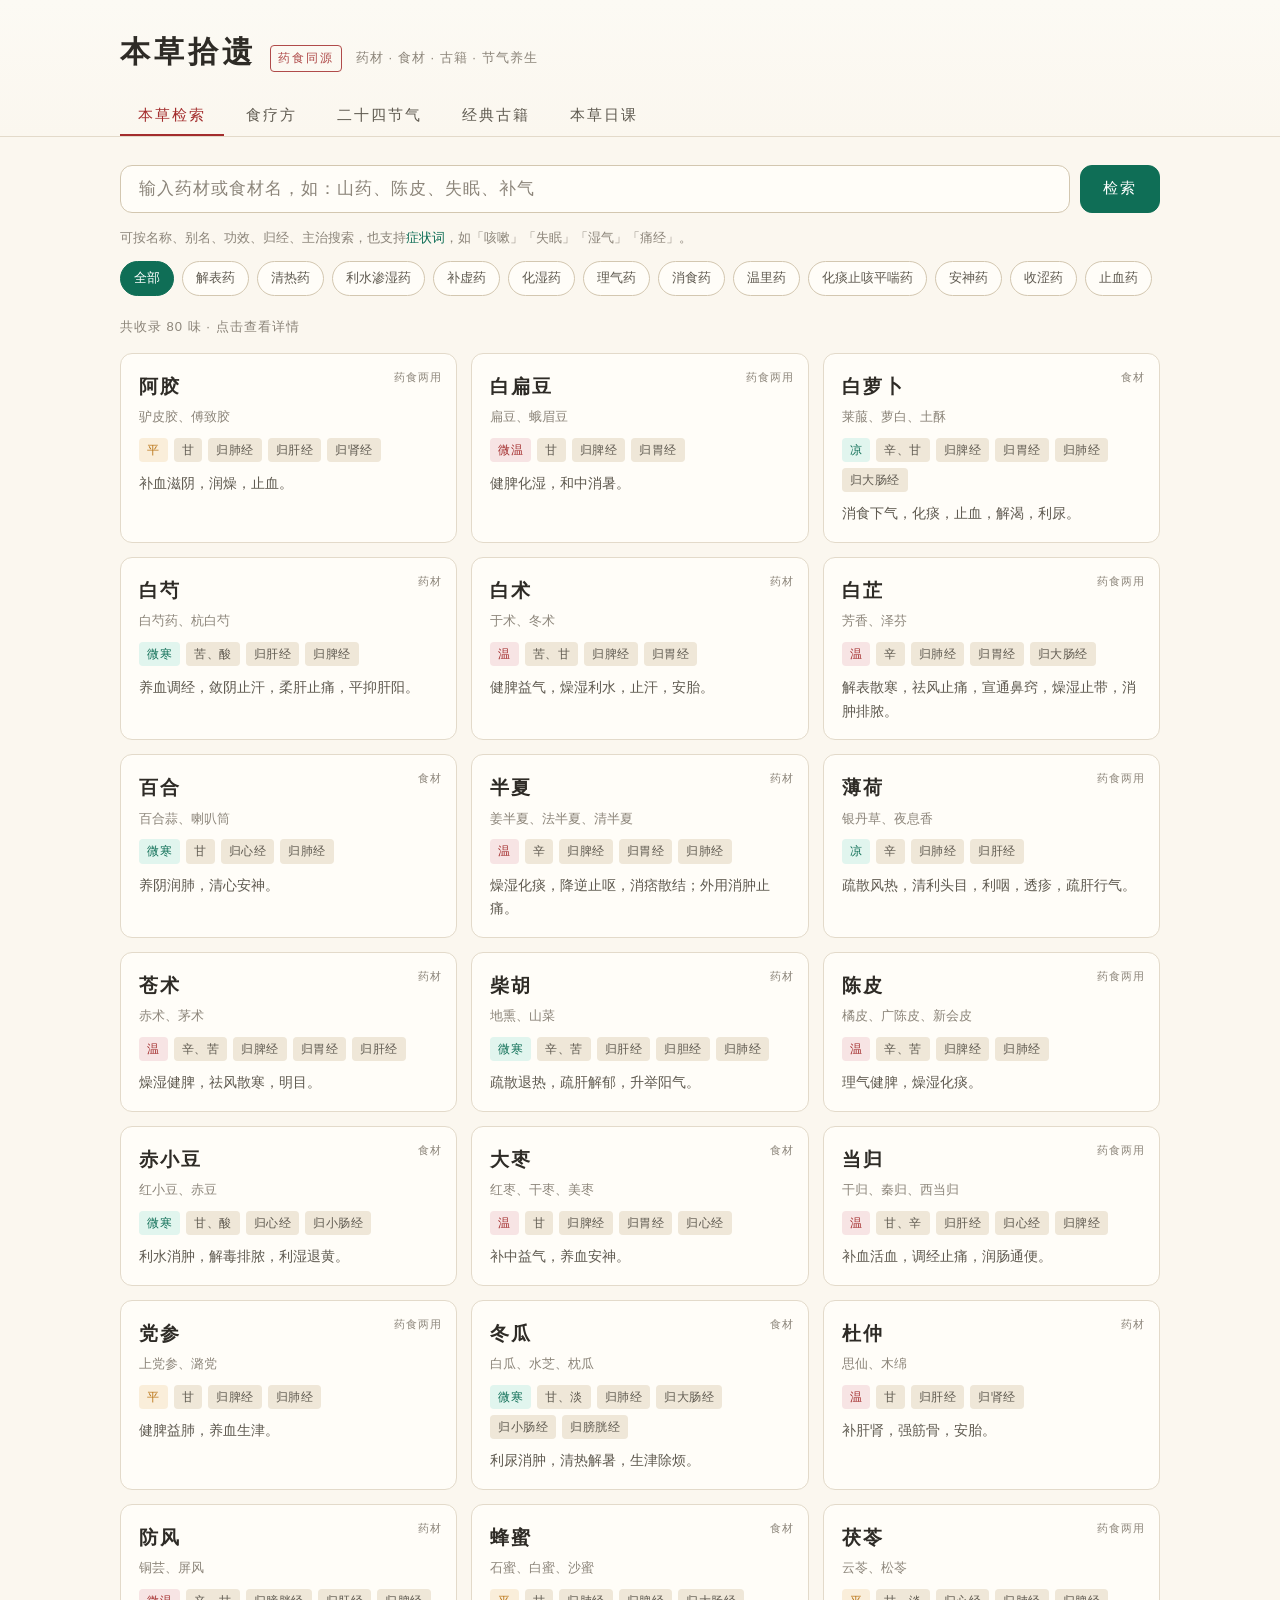
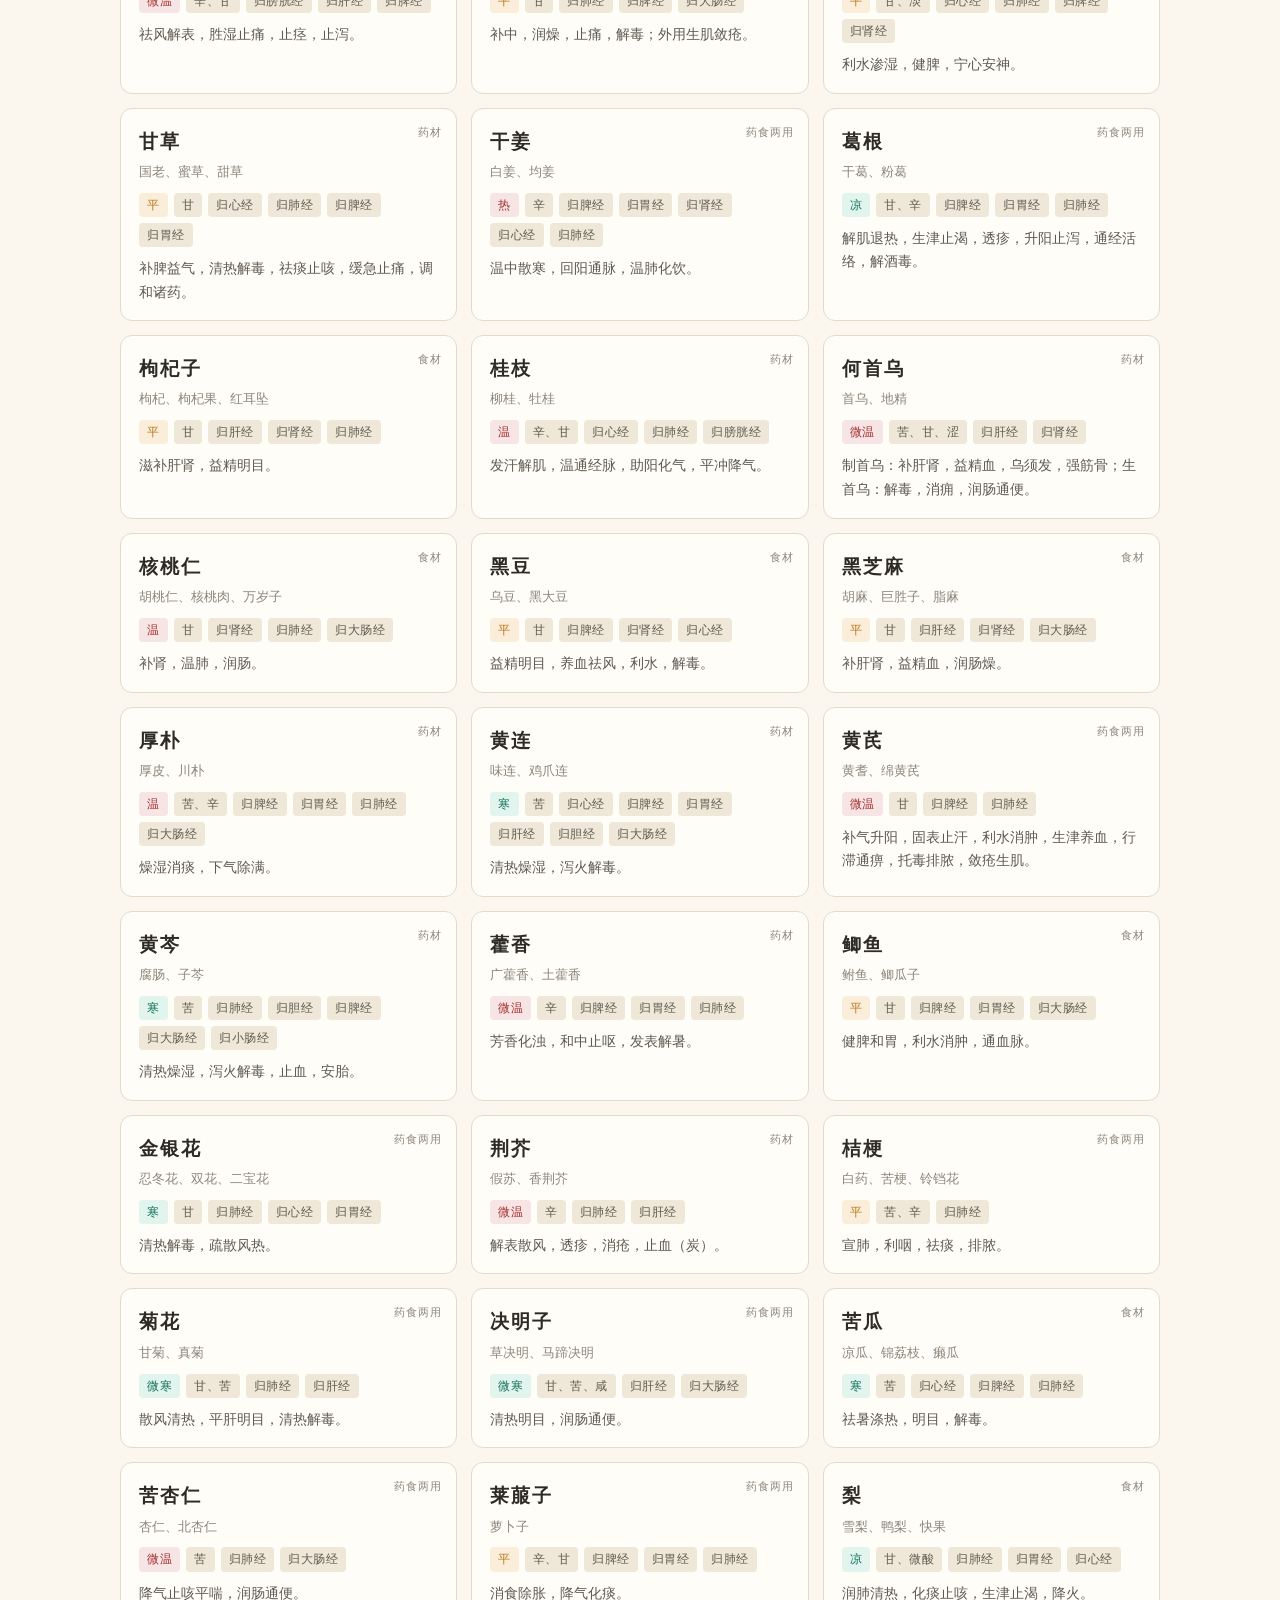
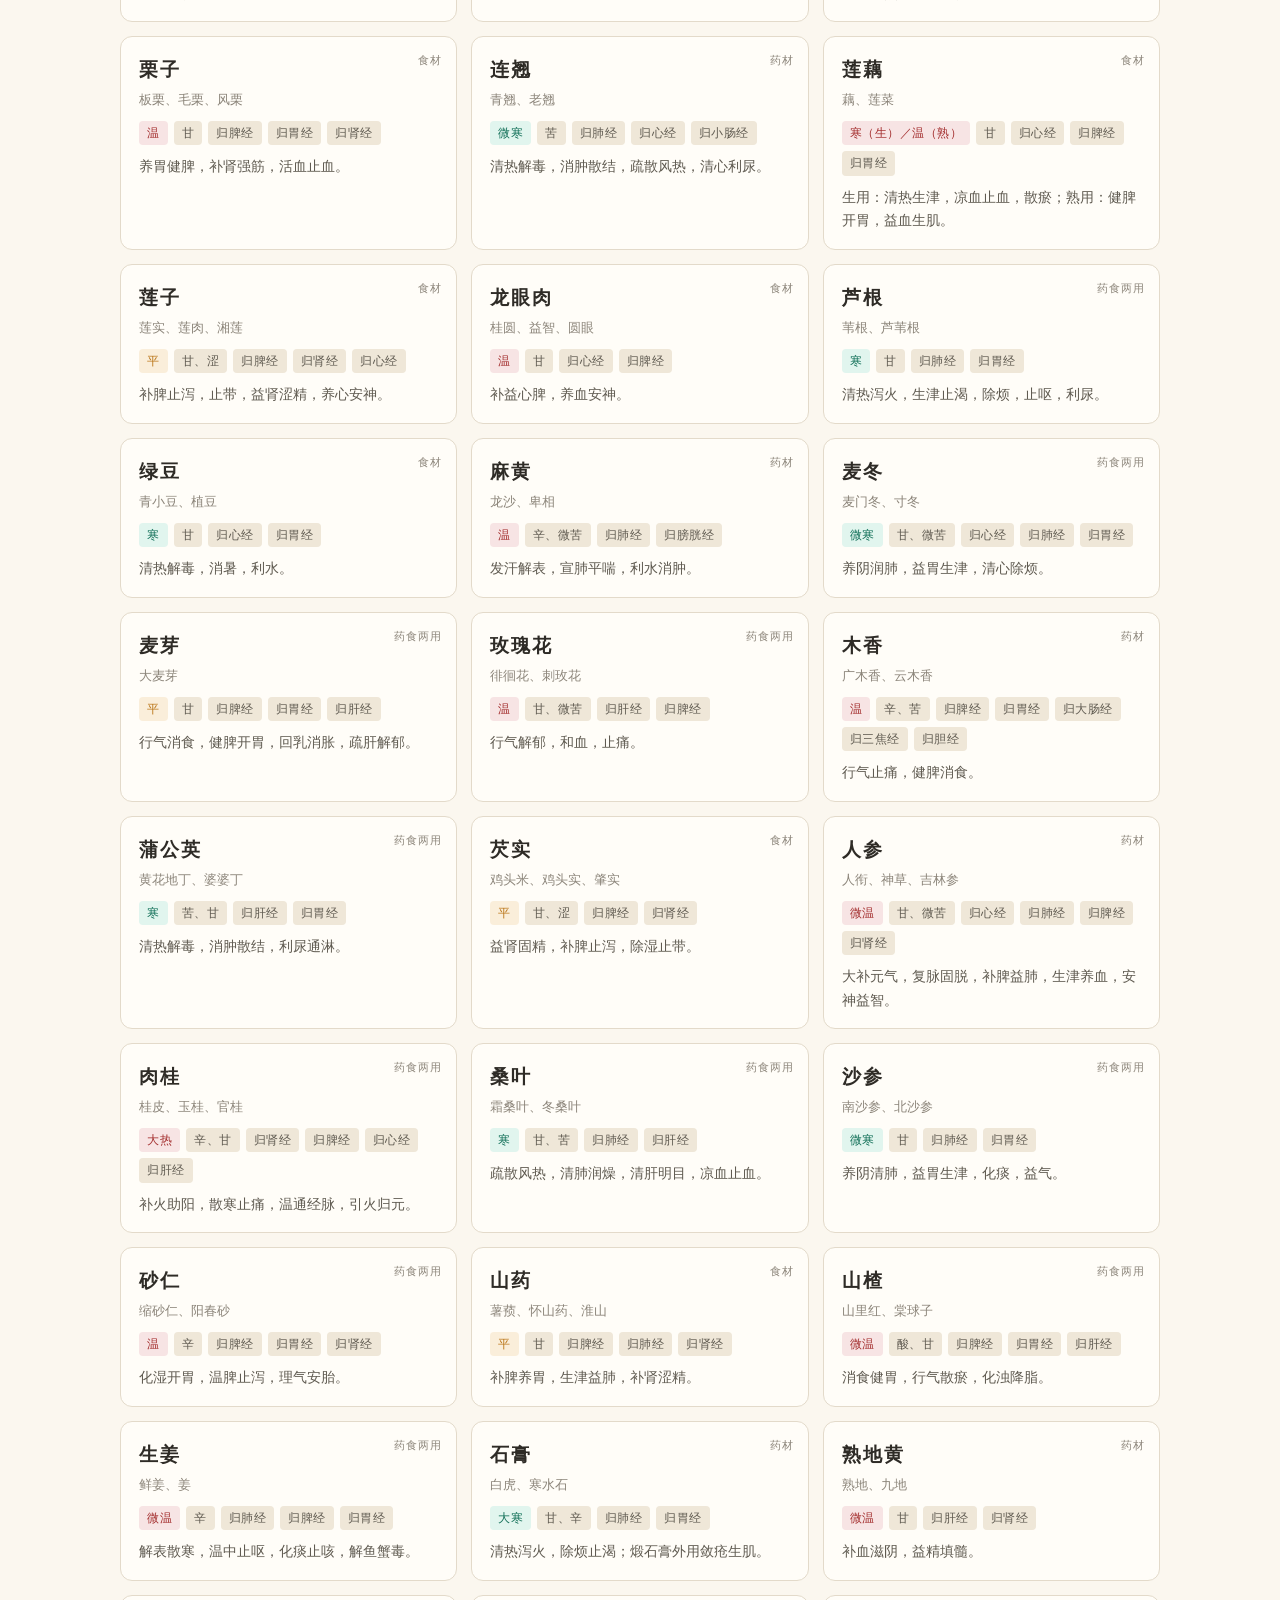
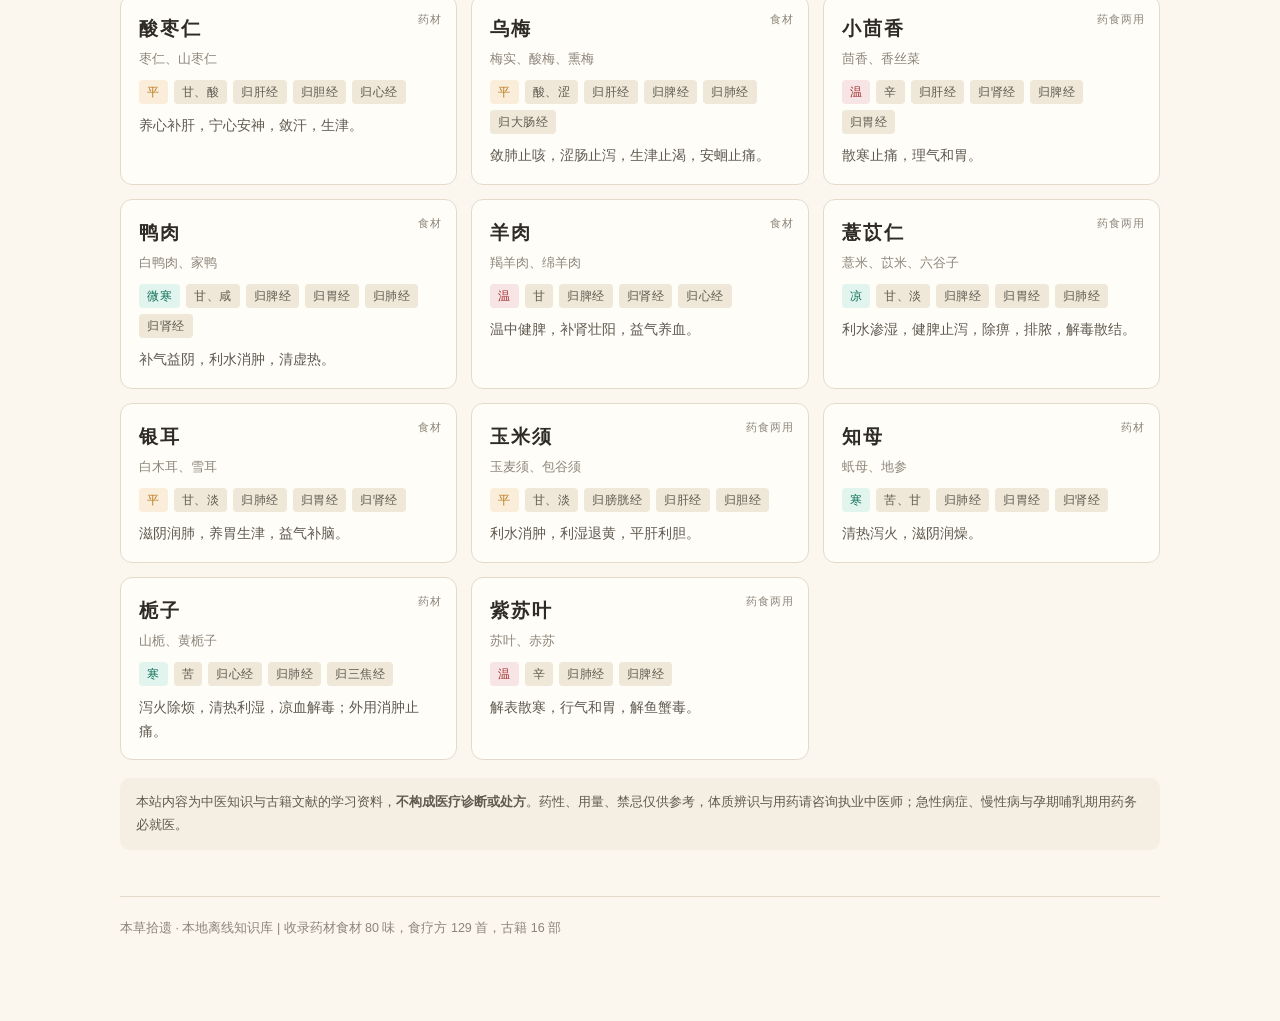
<file: index.html>
<!DOCTYPE html>
<html lang="zh-CN">
<head>
<meta charset="UTF-8">
<meta name="viewport" content="width=device-width, initial-scale=1">
<title>本草拾遗 · 中医食疗检索</title>
<link rel="stylesheet" href="assets/style.css">
</head>
<body>

<header class="masthead">
  <div class="masthead-inner">
    <div class="brand">
      <h1>本草拾遗</h1>
      <span class="seal">药食同源</span>
      <span class="sub">药材 · 食材 · 古籍 · 节气养生</span>
    </div>
    <nav class="tabs">
      <button class="tab on" data-view="search">本草检索</button>
      <button class="tab" data-view="recipes">食疗方</button>
      <button class="tab" data-view="jieqi">二十四节气</button>
      <button class="tab" data-view="books">经典古籍</button>
      <button class="tab" data-view="daily">本草日课</button>
    </nav>
  </div>
</header>

<main class="wrap">

  <!-- 检索 -->
  <section id="view-search" class="view">
    <div class="searchbar">
      <input id="q" class="search-input" type="search" placeholder="输入药材或食材名，如：山药、陈皮、失眠、补气" autocomplete="off">
      <button class="btn" id="btn-search">检索</button>
    </div>
    <p class="hint">可按名称、别名、功效、归经、主治搜索，也支持<em>症状词</em>，如「咳嗽」「失眠」「湿气」「痛经」。</p>
    <div class="chips" id="cat-chips"></div>
    <p class="meta-line" id="count-line"></p>
    <div class="grid" id="results"></div>
  </section>

  <!-- 食疗方 -->
  <section id="view-recipes" class="view" hidden>
    <div class="searchbar">
      <input id="rq" class="search-input" type="search" placeholder="搜索食疗方，如：粥、汤、茶、咳嗽、失眠" autocomplete="off">
      <button class="btn" id="btn-rsearch">检索</button>
    </div>
    <p class="hint">从全站食疗方中检索，共 <em id="recipe-total">0</em> 首。点击方名可查看原药材详情。</p>
    <div id="recipe-list"></div>
  </section>

  <!-- 节气 -->
  <section id="view-jieqi" class="view" hidden>
    <div id="today-box"></div>
    <p class="meta-line">点击任一节气可查看该节气的完整养生要点</p>
    <div class="jq-grid" id="jq-grid"></div>
  </section>

  <!-- 古籍 -->
  <section id="view-books" class="view" hidden>
    <div class="searchbar">
      <input id="bq" class="search-input" type="search" placeholder="在经典原文中检索，如：养脾、五味、治未病" autocomplete="off">
    </div>
    <p class="hint">收录 <em>16</em> 部公有领域经典。分两类：<em>医经本草</em>——黄帝内经素问、灵枢、神农本草经、伤寒论、金匮要略、本草纲目、千金要方食治；<em>食疗专著</em>——食疗本草、饮膳正要、随息居饮食谱、养老奉亲书、山家清供、遵生八笺·饮馔服食笺、老老恒言、食宪鸿秘、调鼎集。标「原文」者照录古籍本文，标「节录」者为依原书整理的内容撮要。</p>
    <div class="book-layout">
      <div class="book-list" id="book-list"></div>
      <div class="book-panel" id="book-panel"></div>
    </div>
  </section>

  <!-- 本草日课 -->
  <section id="view-daily" class="view" hidden>
    <p class="hint">每日一篇「本草日课」，随节气择当令药材，讲清功效、食疗方与禁忌。点击标题阅读全文。</p>
    <div id="daily-list"></div>
  </section>

  <div class="disclaimer">
    本站内容为中医知识与古籍文献的学习资料，<b>不构成医疗诊断或处方</b>。药性、用量、禁忌仅供参考，体质辨识与用药请咨询执业中医师；急性病症、慢性病与孕期哺乳期用药务必就医。
  </div>

  <div class="foot">
    本草拾遗 · 本地离线知识库 | 收录药材食材 <span id="foot-n">0</span> 味，食疗方 <span id="foot-r">0</span> 首，古籍 <span id="foot-b">0</span> 部
  </div>
</main>

<div class="sheet-mask" id="mask" hidden></div>
<aside class="sheet" id="sheet" hidden></aside>

<script src="data/jieqi.js"></script>
<script src="data/herbs-1.js"></script>
<script src="data/herbs-2.js"></script>
<script src="data/herbs-3.js"></script>
<script src="data/herbs-4.js"></script>
<script src="data/books-1.js"></script>
<script src="data/books-2.js"></script>
<script src="data/books-3.js"></script>
<script src="data/books-4.js"></script>
<script src="data/books-5.js"></script>
<script src="data/books-6.js"></script>
<script src="data/books-7.js"></script>
<script src="daily/daily-data.js"></script>
<script src="assets/app.js"></script>
</body>
</html>
</file>
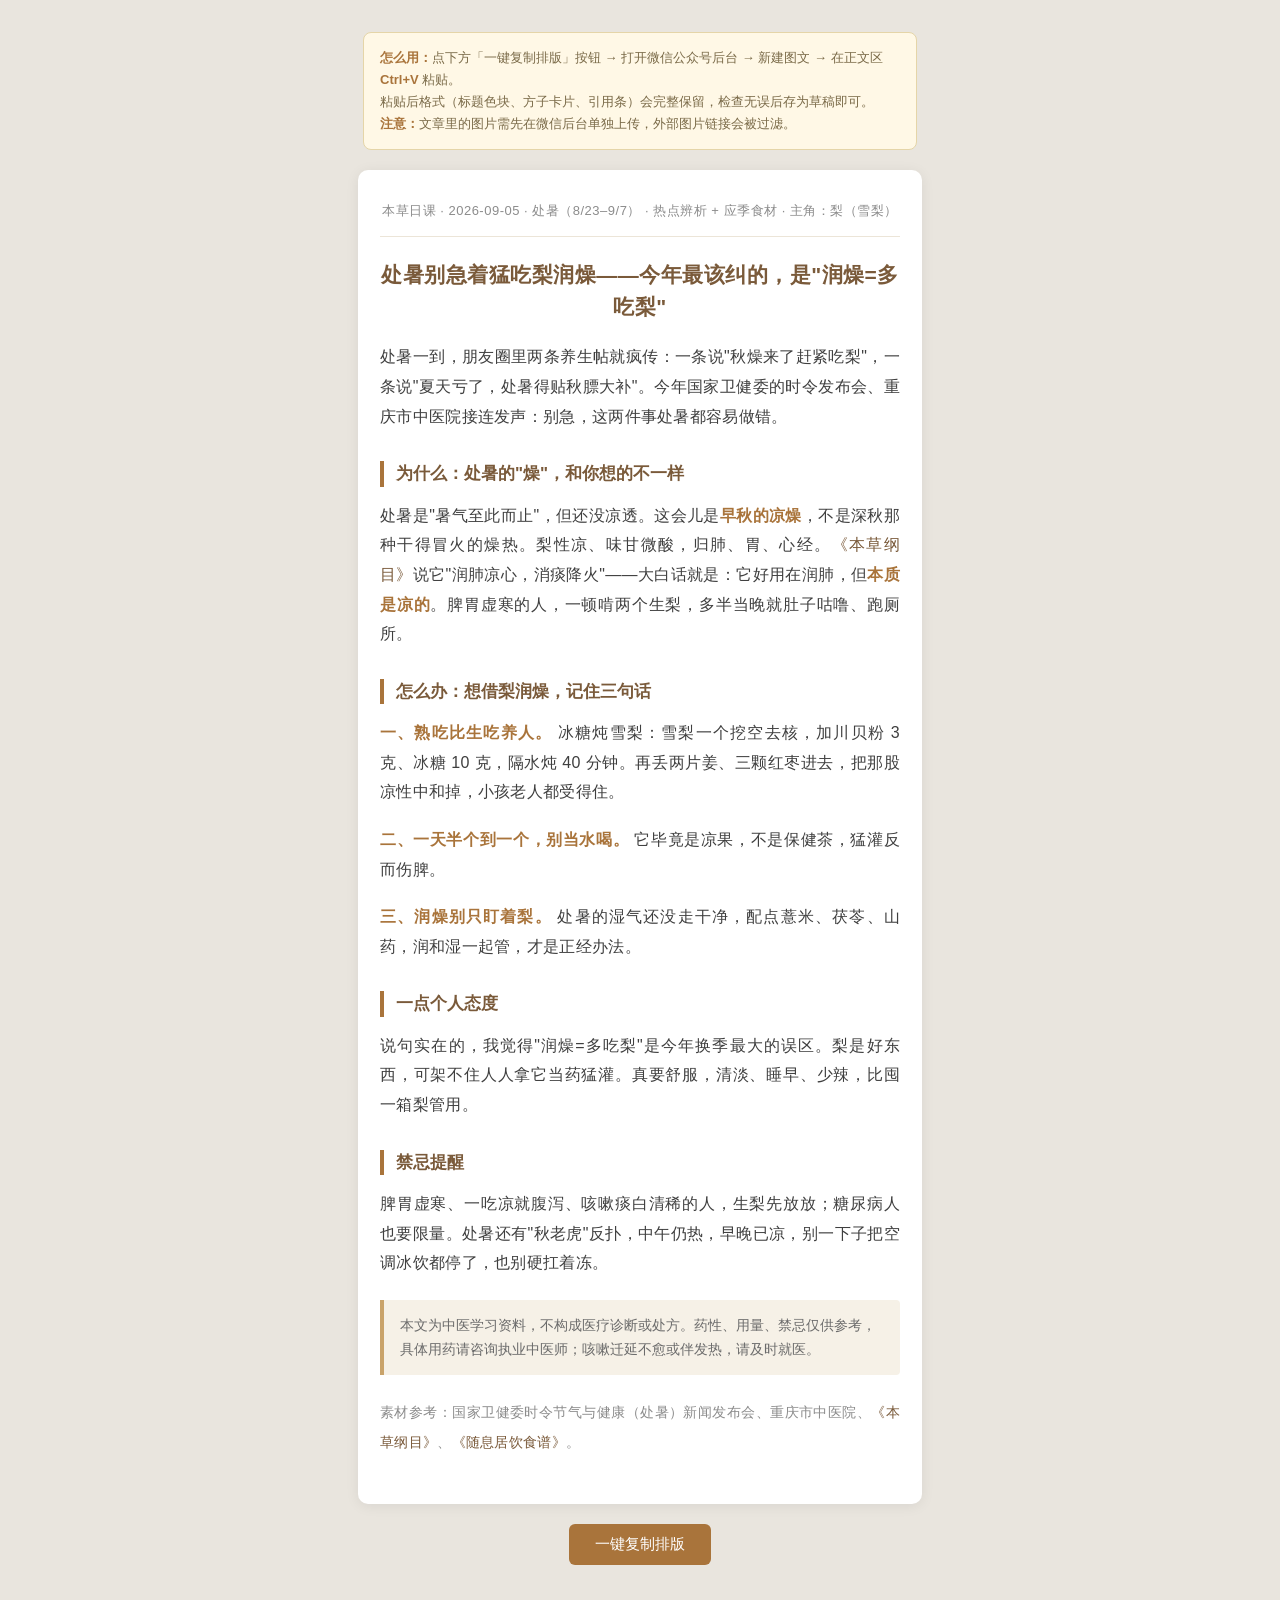
<file: daily/2026-09-05-wechat.html>
<!DOCTYPE html>
<html lang="zh-CN">
<head>
<meta charset="utf-8">
<meta name="viewport" content="width=device-width,initial-scale=1">
<title>处暑别急着猛吃梨润燥——今年最该纠的，是"润燥=多吃梨" · 公众号排版稿</title>
<style>
  body{margin:0;padding:32px 16px 64px;background:#e9e5de;font-family:-apple-system,'PingFang SC','Microsoft YaHei',sans-serif;}
  .tip{max-width:520px;margin:0 auto 20px;padding:14px 16px;background:#fff8e6;border:1px solid #e5d5a8;border-radius:8px;font-size:13px;line-height:1.7;color:#7a6a48;}
  .tip b{color:#a9743b;}
  .phone{max-width:520px;margin:0 auto;background:#fff;border-radius:10px;padding:30px 22px;box-shadow:0 2px 14px rgba(0,0,0,.07);}
  .btn{max-width:520px;margin:20px auto 0;text-align:center;}
  .btn button{background:#a9743b;color:#fff;border:0;border-radius:6px;padding:11px 26px;font-size:15px;cursor:pointer;}
  .btn button:hover{background:#8d5e2c;}
  .done{display:none;max-width:520px;margin:12px auto 0;text-align:center;color:#3a7a3a;font-size:14px;}
</style>
</head>
<body>

<div class="tip">
  <b>怎么用：</b>点下方「一键复制排版」按钮 → 打开微信公众号后台 → 新建图文 → 在正文区 <b>Ctrl+V</b> 粘贴。<br>
  粘贴后格式（标题色块、方子卡片、引用条）会完整保留，检查无误后存为草稿即可。<br>
  <b>注意：</b>文章里的图片需先在微信后台单独上传，外部图片链接会被过滤。
</div>

<div class="phone" id="article">
<section style="margin:0 0 22px;padding-bottom:14px;border-bottom:1px solid #ece5d8;text-align:center;font-size:13px;line-height:1.7;color:#8c8c8c;letter-spacing:0.5px;">本草日课 · 2026-09-05 · 处暑（8/23–9/7） · 热点辨析 + 应季食材 · 主角：梨（雪梨）</section>
<h1 style="margin:0 0 20px;font-size:21px;line-height:1.5;font-weight:bold;color:#7a5a3a;letter-spacing:0.5px;text-align:center;">处暑别急着猛吃梨润燥——今年最该纠的，是"润燥=多吃梨"</h1>
<p style="margin:0 0 18px;font-size:16px;line-height:1.85;color:#3f3f3f;letter-spacing:0.3px;text-align:justify;">处暑一到，朋友圈里两条养生帖就疯传：一条说"秋燥来了赶紧吃梨"，一条说"夏天亏了，处暑得贴秋膘大补"。今年国家卫健委的时令发布会、重庆市中医院接连发声：别急，这两件事处暑都容易做错。</p>
<section style="margin:30px 0 14px;padding-left:12px;border-left:4px solid #a9743b;font-size:17px;font-weight:bold;line-height:1.5;color:#7a5a3a;">为什么：处暑的"燥"，和你想的不一样</section>
<p style="margin:0 0 18px;font-size:16px;line-height:1.85;color:#3f3f3f;letter-spacing:0.3px;text-align:justify;">处暑是"暑气至此而止"，但还没凉透。这会儿是<strong style="color:#a9743b;font-weight:600;">早秋的凉燥</strong>，不是深秋那种干得冒火的燥热。梨性凉、味甘微酸，归肺、胃、心经。<span style="color:#7a5a3a;">《本草纲目》</span>说它"润肺凉心，消痰降火"——大白话就是：它好用在润肺，但<strong style="color:#a9743b;font-weight:600;">本质是凉的</strong>。脾胃虚寒的人，一顿啃两个生梨，多半当晚就肚子咕噜、跑厕所。</p>
<section style="margin:30px 0 14px;padding-left:12px;border-left:4px solid #a9743b;font-size:17px;font-weight:bold;line-height:1.5;color:#7a5a3a;">怎么办：想借梨润燥，记住三句话</section>
<p style="margin:0 0 18px;font-size:16px;line-height:1.85;color:#3f3f3f;letter-spacing:0.3px;text-align:justify;"><strong style="color:#a9743b;font-weight:600;">一、熟吃比生吃养人。</strong> 冰糖炖雪梨：雪梨一个挖空去核，加川贝粉 3 克、冰糖 10 克，隔水炖 40 分钟。再丢两片姜、三颗红枣进去，把那股凉性中和掉，小孩老人都受得住。</p>
<p style="margin:0 0 18px;font-size:16px;line-height:1.85;color:#3f3f3f;letter-spacing:0.3px;text-align:justify;"><strong style="color:#a9743b;font-weight:600;">二、一天半个到一个，别当水喝。</strong> 它毕竟是凉果，不是保健茶，猛灌反而伤脾。</p>
<p style="margin:0 0 18px;font-size:16px;line-height:1.85;color:#3f3f3f;letter-spacing:0.3px;text-align:justify;"><strong style="color:#a9743b;font-weight:600;">三、润燥别只盯着梨。</strong> 处暑的湿气还没走干净，配点薏米、茯苓、山药，润和湿一起管，才是正经办法。</p>
<section style="margin:30px 0 14px;padding-left:12px;border-left:4px solid #a9743b;font-size:17px;font-weight:bold;line-height:1.5;color:#7a5a3a;">一点个人态度</section>
<p style="margin:0 0 18px;font-size:16px;line-height:1.85;color:#3f3f3f;letter-spacing:0.3px;text-align:justify;">说句实在的，我觉得"润燥=多吃梨"是今年换季最大的误区。梨是好东西，可架不住人人拿它当药猛灌。真要舒服，清淡、睡早、少辣，比囤一箱梨管用。</p>
<section style="margin:30px 0 14px;padding-left:12px;border-left:4px solid #a9743b;font-size:17px;font-weight:bold;line-height:1.5;color:#7a5a3a;">禁忌提醒</section>
<p style="margin:0 0 18px;font-size:16px;line-height:1.85;color:#3f3f3f;letter-spacing:0.3px;text-align:justify;">脾胃虚寒、一吃凉就腹泻、咳嗽痰白清稀的人，生梨先放放；糖尿病人也要限量。处暑还有"秋老虎"反扑，中午仍热，早晚已凉，别一下子把空调冰饮都停了，也别硬扛着冻。</p>
<section style="margin:22px 0;padding:13px 16px;background:#f6f1e7;border-left:4px solid #c9a36a;border-radius:0 4px 4px 0;font-size:14px;line-height:1.75;color:#6b6b6b;">本文为中医学习资料，不构成医疗诊断或处方。药性、用量、禁忌仅供参考，具体用药请咨询执业中医师；咳嗽迁延不愈或伴发热，请及时就医。</section>
<p style="margin:0 0 18px;font-size:16px;line-height:1.85;color:#3f3f3f;letter-spacing:0.3px;text-align:justify;"><em style="color:#8c8c8c;font-style:normal;font-size:14px;">素材参考：国家卫健委时令节气与健康（处暑）新闻发布会、重庆市中医院、<span style="color:#7a5a3a;">《本草纲目》</span>、<span style="color:#7a5a3a;">《随息居饮食谱》</span>。</em></p>
</div>

<div class="btn"><button onclick="copyArticle()">一键复制排版</button></div>
<div class="done" id="done">已复制到剪贴板，去公众号后台粘贴吧</div>

<script>
function copyArticle(){
  var el = document.getElementById('article');
  var sel = window.getSelection(), range = document.createRange();
  range.selectNodeContents(el); sel.removeAllRanges(); sel.addRange(range);
  try {
    document.execCommand('copy');
    var d = document.getElementById('done');
    d.style.display = 'block';
    setTimeout(function(){ d.style.display='none'; }, 2500);
  } catch(e) { alert('复制失败，请手动全选正文区域复制'); }
  sel.removeAllRanges();
}
</script>
</body>
</html>
</file>
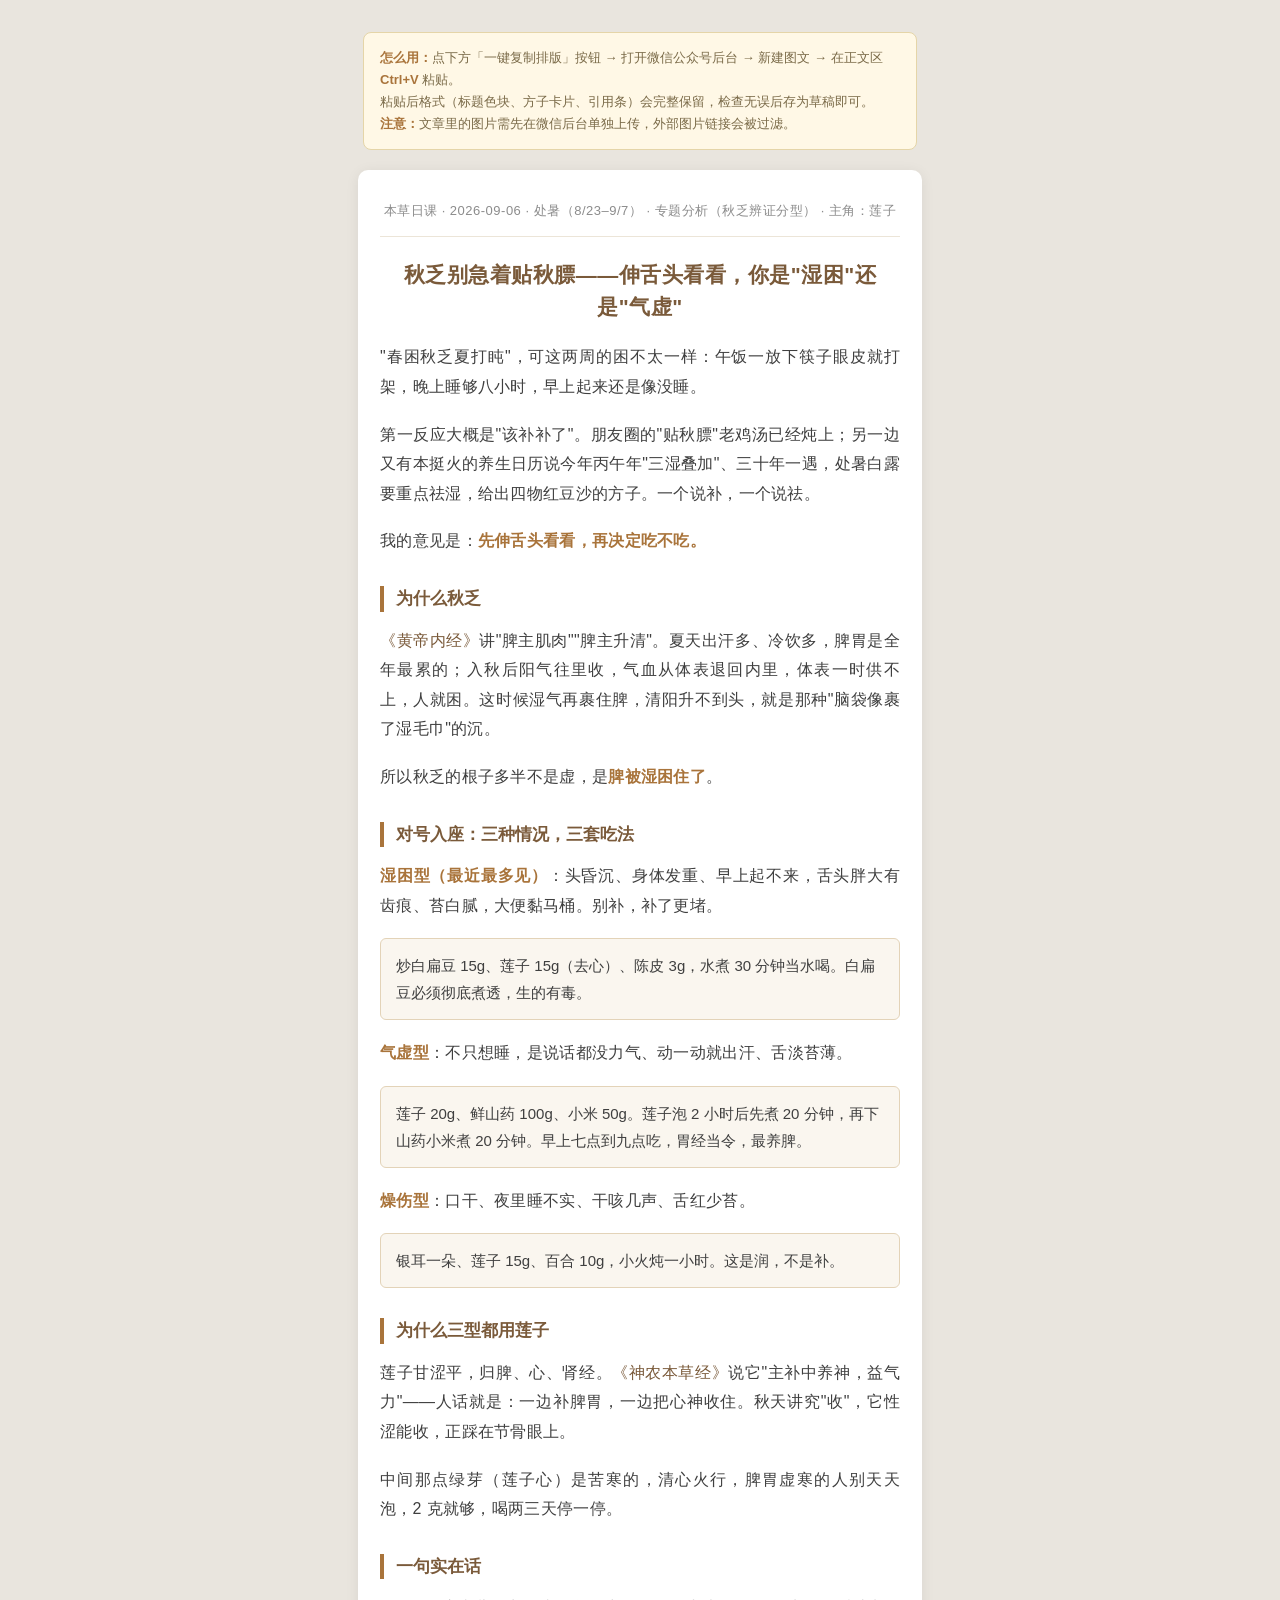
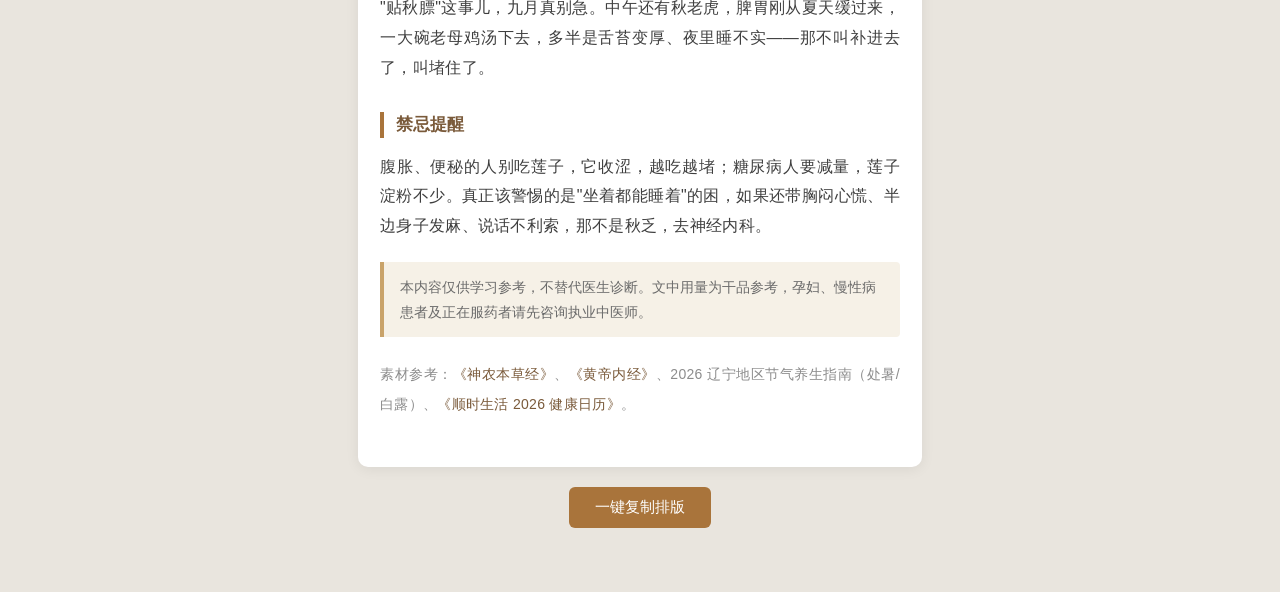
<file: daily/2026-09-06-wechat.html>
<!DOCTYPE html>
<html lang="zh-CN">
<head>
<meta charset="utf-8">
<meta name="viewport" content="width=device-width,initial-scale=1">
<title>秋乏别急着贴秋膘——伸舌头看看，你是"湿困"还是"气虚" · 公众号排版稿</title>
<style>
  body{margin:0;padding:32px 16px 64px;background:#e9e5de;font-family:-apple-system,'PingFang SC','Microsoft YaHei',sans-serif;}
  .tip{max-width:520px;margin:0 auto 20px;padding:14px 16px;background:#fff8e6;border:1px solid #e5d5a8;border-radius:8px;font-size:13px;line-height:1.7;color:#7a6a48;}
  .tip b{color:#a9743b;}
  .phone{max-width:520px;margin:0 auto;background:#fff;border-radius:10px;padding:30px 22px;box-shadow:0 2px 14px rgba(0,0,0,.07);}
  .btn{max-width:520px;margin:20px auto 0;text-align:center;}
  .btn button{background:#a9743b;color:#fff;border:0;border-radius:6px;padding:11px 26px;font-size:15px;cursor:pointer;}
  .btn button:hover{background:#8d5e2c;}
  .done{display:none;max-width:520px;margin:12px auto 0;text-align:center;color:#3a7a3a;font-size:14px;}
</style>
</head>
<body>

<div class="tip">
  <b>怎么用：</b>点下方「一键复制排版」按钮 → 打开微信公众号后台 → 新建图文 → 在正文区 <b>Ctrl+V</b> 粘贴。<br>
  粘贴后格式（标题色块、方子卡片、引用条）会完整保留，检查无误后存为草稿即可。<br>
  <b>注意：</b>文章里的图片需先在微信后台单独上传，外部图片链接会被过滤。
</div>

<div class="phone" id="article">
<section style="margin:0 0 22px;padding-bottom:14px;border-bottom:1px solid #ece5d8;text-align:center;font-size:13px;line-height:1.7;color:#8c8c8c;letter-spacing:0.5px;">本草日课 · 2026-09-06 · 处暑（8/23–9/7） · 专题分析（秋乏辨证分型） · 主角：莲子</section>
<h1 style="margin:0 0 20px;font-size:21px;line-height:1.5;font-weight:bold;color:#7a5a3a;letter-spacing:0.5px;text-align:center;">秋乏别急着贴秋膘——伸舌头看看，你是"湿困"还是"气虚"</h1>
<p style="margin:0 0 18px;font-size:16px;line-height:1.85;color:#3f3f3f;letter-spacing:0.3px;text-align:justify;">"春困秋乏夏打盹"，可这两周的困不太一样：午饭一放下筷子眼皮就打架，晚上睡够八小时，早上起来还是像没睡。</p>
<p style="margin:0 0 18px;font-size:16px;line-height:1.85;color:#3f3f3f;letter-spacing:0.3px;text-align:justify;">第一反应大概是"该补补了"。朋友圈的"贴秋膘"老鸡汤已经炖上；另一边又有本挺火的养生日历说今年丙午年"三湿叠加"、三十年一遇，处暑白露要重点祛湿，给出四物红豆沙的方子。一个说补，一个说祛。</p>
<p style="margin:0 0 18px;font-size:16px;line-height:1.85;color:#3f3f3f;letter-spacing:0.3px;text-align:justify;">我的意见是：<strong style="color:#a9743b;font-weight:600;">先伸舌头看看，再决定吃不吃。</strong></p>
<section style="margin:30px 0 14px;padding-left:12px;border-left:4px solid #a9743b;font-size:17px;font-weight:bold;line-height:1.5;color:#7a5a3a;">为什么秋乏</section>
<p style="margin:0 0 18px;font-size:16px;line-height:1.85;color:#3f3f3f;letter-spacing:0.3px;text-align:justify;"><span style="color:#7a5a3a;">《黄帝内经》</span>讲"脾主肌肉""脾主升清"。夏天出汗多、冷饮多，脾胃是全年最累的；入秋后阳气往里收，气血从体表退回内里，体表一时供不上，人就困。这时候湿气再裹住脾，清阳升不到头，就是那种"脑袋像裹了湿毛巾"的沉。</p>
<p style="margin:0 0 18px;font-size:16px;line-height:1.85;color:#3f3f3f;letter-spacing:0.3px;text-align:justify;">所以秋乏的根子多半不是虚，是<strong style="color:#a9743b;font-weight:600;">脾被湿困住了</strong>。</p>
<section style="margin:30px 0 14px;padding-left:12px;border-left:4px solid #a9743b;font-size:17px;font-weight:bold;line-height:1.5;color:#7a5a3a;">对号入座：三种情况，三套吃法</section>
<p style="margin:0 0 18px;font-size:16px;line-height:1.85;color:#3f3f3f;letter-spacing:0.3px;text-align:justify;"><strong style="color:#a9743b;font-weight:600;">湿困型（最近最多见）</strong>：头昏沉、身体发重、早上起不来，舌头胖大有齿痕、苔白腻，大便黏马桶。别补，补了更堵。</p>
<section style="margin:0 0 18px;padding:13px 15px;background:#faf6ef;border:1px solid #e3d3b8;border-radius:6px;font-size:15px;line-height:1.8;color:#3f3f3f;">炒白扁豆 15g、莲子 15g（去心）、陈皮 3g，水煮 30 分钟当水喝。白扁豆必须彻底煮透，生的有毒。</section>
<p style="margin:0 0 18px;font-size:16px;line-height:1.85;color:#3f3f3f;letter-spacing:0.3px;text-align:justify;"><strong style="color:#a9743b;font-weight:600;">气虚型</strong>：不只想睡，是说话都没力气、动一动就出汗、舌淡苔薄。</p>
<section style="margin:0 0 18px;padding:13px 15px;background:#faf6ef;border:1px solid #e3d3b8;border-radius:6px;font-size:15px;line-height:1.8;color:#3f3f3f;">莲子 20g、鲜山药 100g、小米 50g。莲子泡 2 小时后先煮 20 分钟，再下山药小米煮 20 分钟。早上七点到九点吃，胃经当令，最养脾。</section>
<p style="margin:0 0 18px;font-size:16px;line-height:1.85;color:#3f3f3f;letter-spacing:0.3px;text-align:justify;"><strong style="color:#a9743b;font-weight:600;">燥伤型</strong>：口干、夜里睡不实、干咳几声、舌红少苔。</p>
<section style="margin:0 0 18px;padding:13px 15px;background:#faf6ef;border:1px solid #e3d3b8;border-radius:6px;font-size:15px;line-height:1.8;color:#3f3f3f;">银耳一朵、莲子 15g、百合 10g，小火炖一小时。这是润，不是补。</section>
<section style="margin:30px 0 14px;padding-left:12px;border-left:4px solid #a9743b;font-size:17px;font-weight:bold;line-height:1.5;color:#7a5a3a;">为什么三型都用莲子</section>
<p style="margin:0 0 18px;font-size:16px;line-height:1.85;color:#3f3f3f;letter-spacing:0.3px;text-align:justify;">莲子甘涩平，归脾、心、肾经。<span style="color:#7a5a3a;">《神农本草经》</span>说它"主补中养神，益气力"——人话就是：一边补脾胃，一边把心神收住。秋天讲究"收"，它性涩能收，正踩在节骨眼上。</p>
<p style="margin:0 0 18px;font-size:16px;line-height:1.85;color:#3f3f3f;letter-spacing:0.3px;text-align:justify;">中间那点绿芽（莲子心）是苦寒的，清心火行，脾胃虚寒的人别天天泡，2 克就够，喝两三天停一停。</p>
<section style="margin:30px 0 14px;padding-left:12px;border-left:4px solid #a9743b;font-size:17px;font-weight:bold;line-height:1.5;color:#7a5a3a;">一句实在话</section>
<p style="margin:0 0 18px;font-size:16px;line-height:1.85;color:#3f3f3f;letter-spacing:0.3px;text-align:justify;">"贴秋膘"这事儿，九月真别急。中午还有秋老虎，脾胃刚从夏天缓过来，一大碗老母鸡汤下去，多半是舌苔变厚、夜里睡不实——那不叫补进去了，叫堵住了。</p>
<section style="margin:30px 0 14px;padding-left:12px;border-left:4px solid #a9743b;font-size:17px;font-weight:bold;line-height:1.5;color:#7a5a3a;">禁忌提醒</section>
<p style="margin:0 0 18px;font-size:16px;line-height:1.85;color:#3f3f3f;letter-spacing:0.3px;text-align:justify;">腹胀、便秘的人别吃莲子，它收涩，越吃越堵；糖尿病人要减量，莲子淀粉不少。真正该警惕的是"坐着都能睡着"的困，如果还带胸闷心慌、半边身子发麻、说话不利索，那不是秋乏，去神经内科。</p>
<section style="margin:22px 0;padding:13px 16px;background:#f6f1e7;border-left:4px solid #c9a36a;border-radius:0 4px 4px 0;font-size:14px;line-height:1.75;color:#6b6b6b;">本内容仅供学习参考，不替代医生诊断。文中用量为干品参考，孕妇、慢性病患者及正在服药者请先咨询执业中医师。</section>
<p style="margin:0 0 18px;font-size:16px;line-height:1.85;color:#3f3f3f;letter-spacing:0.3px;text-align:justify;"><em style="color:#8c8c8c;font-style:normal;font-size:14px;">素材参考：<span style="color:#7a5a3a;">《神农本草经》</span>、<span style="color:#7a5a3a;">《黄帝内经》</span>、2026 辽宁地区节气养生指南（处暑/白露）、<span style="color:#7a5a3a;">《顺时生活 2026 健康日历》</span>。</em></p>
</div>

<div class="btn"><button onclick="copyArticle()">一键复制排版</button></div>
<div class="done" id="done">已复制到剪贴板，去公众号后台粘贴吧</div>

<script>
function copyArticle(){
  var el = document.getElementById('article');
  var sel = window.getSelection(), range = document.createRange();
  range.selectNodeContents(el); sel.removeAllRanges(); sel.addRange(range);
  try {
    document.execCommand('copy');
    var d = document.getElementById('done');
    d.style.display = 'block';
    setTimeout(function(){ d.style.display='none'; }, 2500);
  } catch(e) { alert('复制失败，请手动全选正文区域复制'); }
  sel.removeAllRanges();
}
</script>
</body>
</html>
</file>
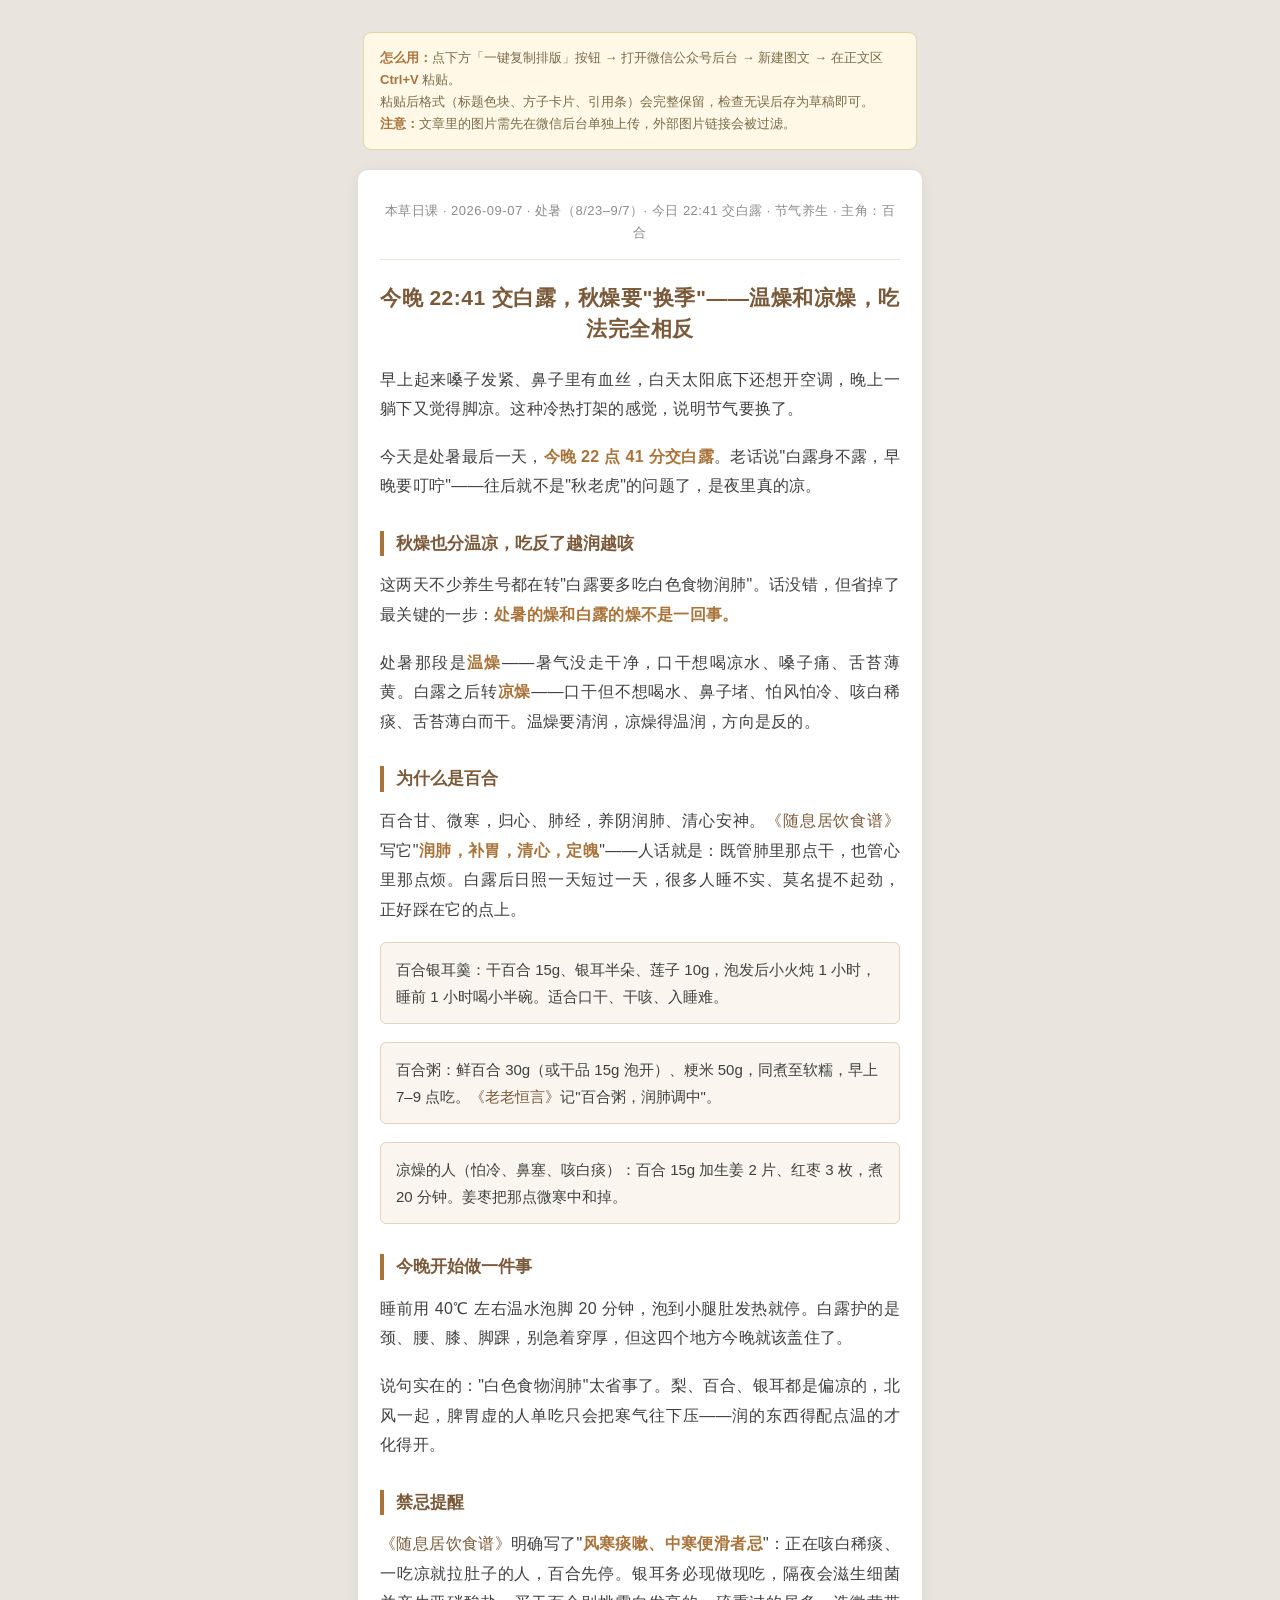
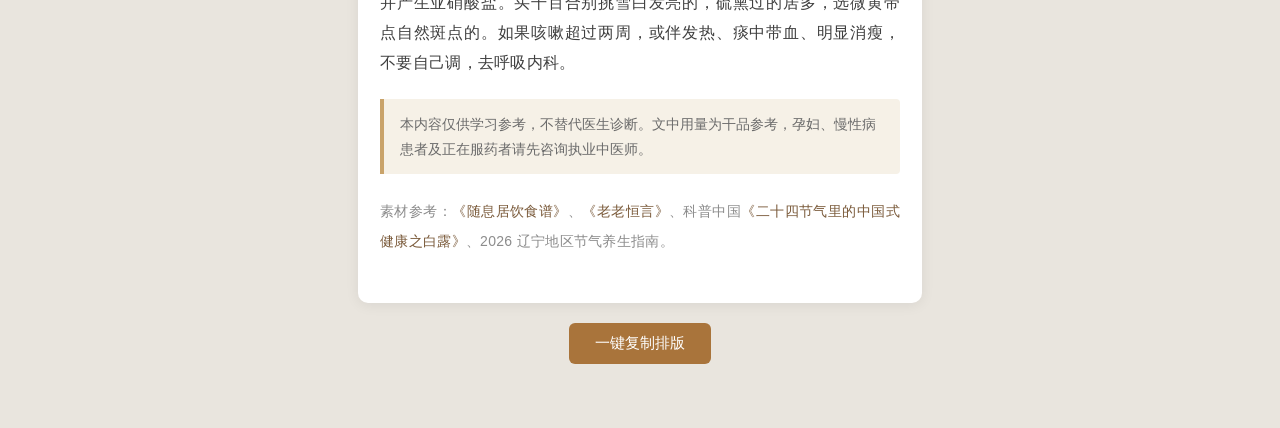
<file: daily/2026-09-07-wechat.html>
<!DOCTYPE html>
<html lang="zh-CN">
<head>
<meta charset="utf-8">
<meta name="viewport" content="width=device-width,initial-scale=1">
<title>今晚 22:41 交白露，秋燥要"换季"——温燥和凉燥，吃法完全相反 · 公众号排版稿</title>
<style>
  body{margin:0;padding:32px 16px 64px;background:#e9e5de;font-family:-apple-system,'PingFang SC','Microsoft YaHei',sans-serif;}
  .tip{max-width:520px;margin:0 auto 20px;padding:14px 16px;background:#fff8e6;border:1px solid #e5d5a8;border-radius:8px;font-size:13px;line-height:1.7;color:#7a6a48;}
  .tip b{color:#a9743b;}
  .phone{max-width:520px;margin:0 auto;background:#fff;border-radius:10px;padding:30px 22px;box-shadow:0 2px 14px rgba(0,0,0,.07);}
  .btn{max-width:520px;margin:20px auto 0;text-align:center;}
  .btn button{background:#a9743b;color:#fff;border:0;border-radius:6px;padding:11px 26px;font-size:15px;cursor:pointer;}
  .btn button:hover{background:#8d5e2c;}
  .done{display:none;max-width:520px;margin:12px auto 0;text-align:center;color:#3a7a3a;font-size:14px;}
</style>
</head>
<body>

<div class="tip">
  <b>怎么用：</b>点下方「一键复制排版」按钮 → 打开微信公众号后台 → 新建图文 → 在正文区 <b>Ctrl+V</b> 粘贴。<br>
  粘贴后格式（标题色块、方子卡片、引用条）会完整保留，检查无误后存为草稿即可。<br>
  <b>注意：</b>文章里的图片需先在微信后台单独上传，外部图片链接会被过滤。
</div>

<div class="phone" id="article">
<section style="margin:0 0 22px;padding-bottom:14px;border-bottom:1px solid #ece5d8;text-align:center;font-size:13px;line-height:1.7;color:#8c8c8c;letter-spacing:0.5px;">本草日课 · 2026-09-07 · 处暑（8/23–9/7）· 今日 22:41 交白露 · 节气养生 · 主角：百合</section>
<h1 style="margin:0 0 20px;font-size:21px;line-height:1.5;font-weight:bold;color:#7a5a3a;letter-spacing:0.5px;text-align:center;">今晚 22:41 交白露，秋燥要"换季"——温燥和凉燥，吃法完全相反</h1>
<p style="margin:0 0 18px;font-size:16px;line-height:1.85;color:#3f3f3f;letter-spacing:0.3px;text-align:justify;">早上起来嗓子发紧、鼻子里有血丝，白天太阳底下还想开空调，晚上一躺下又觉得脚凉。这种冷热打架的感觉，说明节气要换了。</p>
<p style="margin:0 0 18px;font-size:16px;line-height:1.85;color:#3f3f3f;letter-spacing:0.3px;text-align:justify;">今天是处暑最后一天，<strong style="color:#a9743b;font-weight:600;">今晚 22 点 41 分交白露</strong>。老话说"白露身不露，早晚要叮咛"——往后就不是"秋老虎"的问题了，是夜里真的凉。</p>
<section style="margin:30px 0 14px;padding-left:12px;border-left:4px solid #a9743b;font-size:17px;font-weight:bold;line-height:1.5;color:#7a5a3a;">秋燥也分温凉，吃反了越润越咳</section>
<p style="margin:0 0 18px;font-size:16px;line-height:1.85;color:#3f3f3f;letter-spacing:0.3px;text-align:justify;">这两天不少养生号都在转"白露要多吃白色食物润肺"。话没错，但省掉了最关键的一步：<strong style="color:#a9743b;font-weight:600;">处暑的燥和白露的燥不是一回事。</strong></p>
<p style="margin:0 0 18px;font-size:16px;line-height:1.85;color:#3f3f3f;letter-spacing:0.3px;text-align:justify;">处暑那段是<strong style="color:#a9743b;font-weight:600;">温燥</strong>——暑气没走干净，口干想喝凉水、嗓子痛、舌苔薄黄。白露之后转<strong style="color:#a9743b;font-weight:600;">凉燥</strong>——口干但不想喝水、鼻子堵、怕风怕冷、咳白稀痰、舌苔薄白而干。温燥要清润，凉燥得温润，方向是反的。</p>
<section style="margin:30px 0 14px;padding-left:12px;border-left:4px solid #a9743b;font-size:17px;font-weight:bold;line-height:1.5;color:#7a5a3a;">为什么是百合</section>
<p style="margin:0 0 18px;font-size:16px;line-height:1.85;color:#3f3f3f;letter-spacing:0.3px;text-align:justify;">百合甘、微寒，归心、肺经，养阴润肺、清心安神。<span style="color:#7a5a3a;">《随息居饮食谱》</span>写它"<strong style="color:#a9743b;font-weight:600;">润肺，补胃，清心，定魄</strong>"——人话就是：既管肺里那点干，也管心里那点烦。白露后日照一天短过一天，很多人睡不实、莫名提不起劲，正好踩在它的点上。</p>
<section style="margin:0 0 18px;padding:13px 15px;background:#faf6ef;border:1px solid #e3d3b8;border-radius:6px;font-size:15px;line-height:1.8;color:#3f3f3f;">百合银耳羹：干百合 15g、银耳半朵、莲子 10g，泡发后小火炖 1 小时，睡前 1 小时喝小半碗。适合口干、干咳、入睡难。</section>
<section style="margin:0 0 18px;padding:13px 15px;background:#faf6ef;border:1px solid #e3d3b8;border-radius:6px;font-size:15px;line-height:1.8;color:#3f3f3f;">百合粥：鲜百合 30g（或干品 15g 泡开）、粳米 50g，同煮至软糯，早上 7–9 点吃。<span style="color:#7a5a3a;">《老老恒言》</span>记"百合粥，润肺调中"。</section>
<section style="margin:0 0 18px;padding:13px 15px;background:#faf6ef;border:1px solid #e3d3b8;border-radius:6px;font-size:15px;line-height:1.8;color:#3f3f3f;">凉燥的人（怕冷、鼻塞、咳白痰）：百合 15g 加生姜 2 片、红枣 3 枚，煮 20 分钟。姜枣把那点微寒中和掉。</section>
<section style="margin:30px 0 14px;padding-left:12px;border-left:4px solid #a9743b;font-size:17px;font-weight:bold;line-height:1.5;color:#7a5a3a;">今晚开始做一件事</section>
<p style="margin:0 0 18px;font-size:16px;line-height:1.85;color:#3f3f3f;letter-spacing:0.3px;text-align:justify;">睡前用 40℃ 左右温水泡脚 20 分钟，泡到小腿肚发热就停。白露护的是颈、腰、膝、脚踝，别急着穿厚，但这四个地方今晚就该盖住了。</p>
<p style="margin:0 0 18px;font-size:16px;line-height:1.85;color:#3f3f3f;letter-spacing:0.3px;text-align:justify;">说句实在的："白色食物润肺"太省事了。梨、百合、银耳都是偏凉的，北风一起，脾胃虚的人单吃只会把寒气往下压——润的东西得配点温的才化得开。</p>
<section style="margin:30px 0 14px;padding-left:12px;border-left:4px solid #a9743b;font-size:17px;font-weight:bold;line-height:1.5;color:#7a5a3a;">禁忌提醒</section>
<p style="margin:0 0 18px;font-size:16px;line-height:1.85;color:#3f3f3f;letter-spacing:0.3px;text-align:justify;"><span style="color:#7a5a3a;">《随息居饮食谱》</span>明确写了"<strong style="color:#a9743b;font-weight:600;">风寒痰嗽、中寒便滑者忌</strong>"：正在咳白稀痰、一吃凉就拉肚子的人，百合先停。银耳务必现做现吃，隔夜会滋生细菌并产生亚硝酸盐。买干百合别挑雪白发亮的，硫熏过的居多，选微黄带点自然斑点的。如果咳嗽超过两周，或伴发热、痰中带血、明显消瘦，不要自己调，去呼吸内科。</p>
<section style="margin:22px 0;padding:13px 16px;background:#f6f1e7;border-left:4px solid #c9a36a;border-radius:0 4px 4px 0;font-size:14px;line-height:1.75;color:#6b6b6b;">本内容仅供学习参考，不替代医生诊断。文中用量为干品参考，孕妇、慢性病患者及正在服药者请先咨询执业中医师。</section>
<p style="margin:0 0 18px;font-size:16px;line-height:1.85;color:#3f3f3f;letter-spacing:0.3px;text-align:justify;"><em style="color:#8c8c8c;font-style:normal;font-size:14px;">素材参考：<span style="color:#7a5a3a;">《随息居饮食谱》</span>、<span style="color:#7a5a3a;">《老老恒言》</span>、科普中国<span style="color:#7a5a3a;">《二十四节气里的中国式健康之白露》</span>、2026 辽宁地区节气养生指南。</em></p>
</div>

<div class="btn"><button onclick="copyArticle()">一键复制排版</button></div>
<div class="done" id="done">已复制到剪贴板，去公众号后台粘贴吧</div>

<script>
function copyArticle(){
  var el = document.getElementById('article');
  var sel = window.getSelection(), range = document.createRange();
  range.selectNodeContents(el); sel.removeAllRanges(); sel.addRange(range);
  try {
    document.execCommand('copy');
    var d = document.getElementById('done');
    d.style.display = 'block';
    setTimeout(function(){ d.style.display='none'; }, 2500);
  } catch(e) { alert('复制失败，请手动全选正文区域复制'); }
  sel.removeAllRanges();
}
</script>
</body>
</html>
</file>
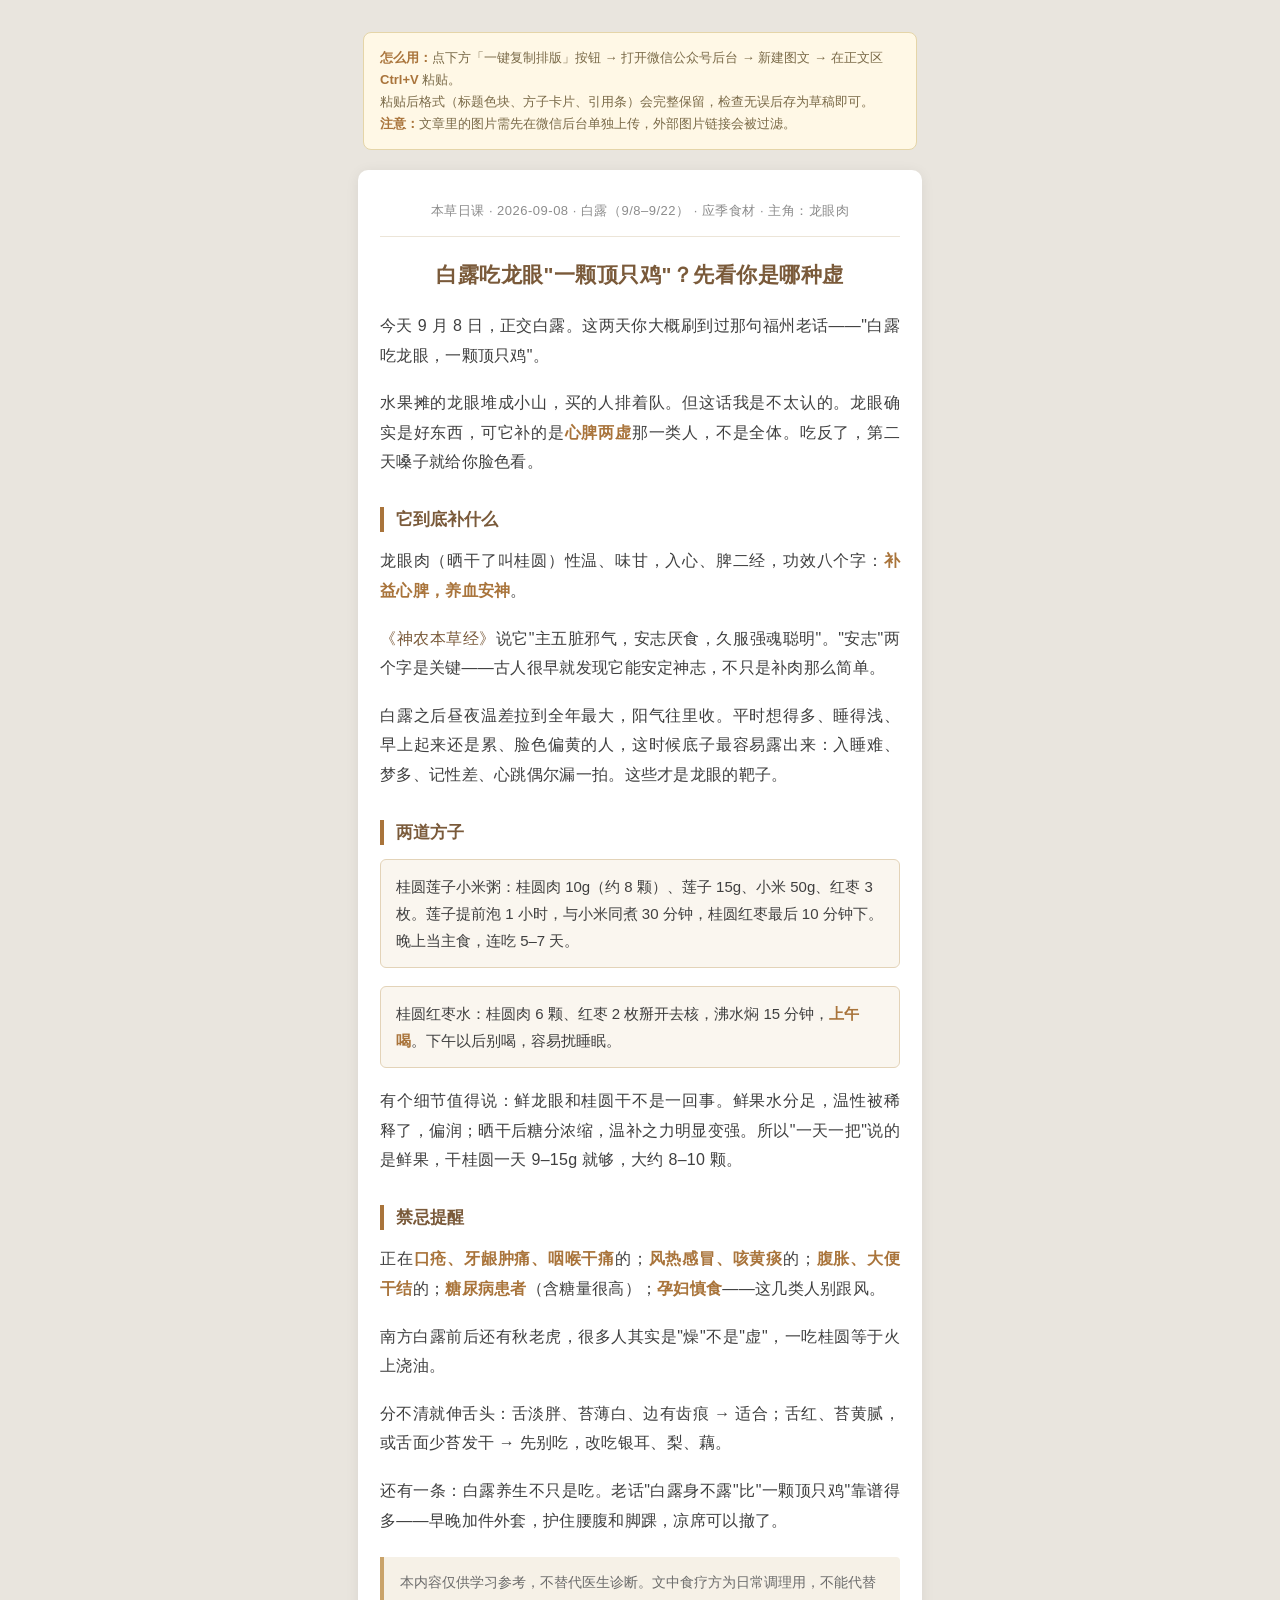
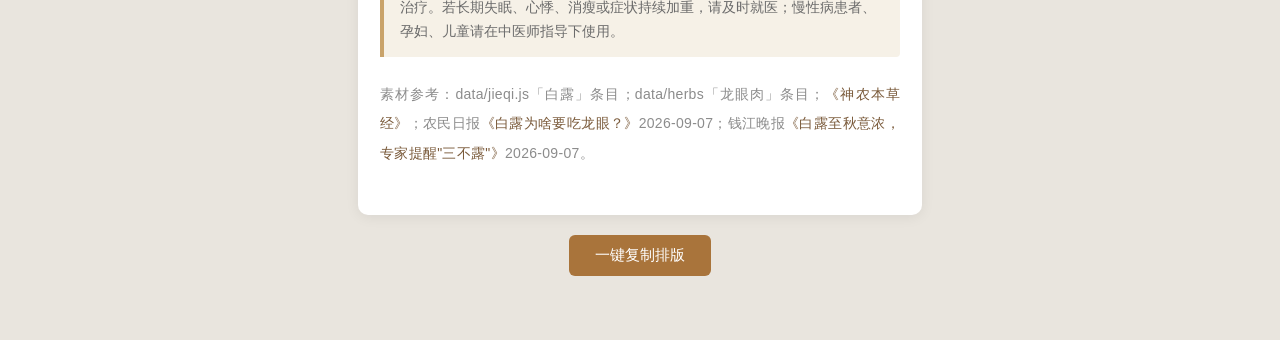
<file: daily/2026-09-08-wechat.html>
<!DOCTYPE html>
<html lang="zh-CN">
<head>
<meta charset="utf-8">
<meta name="viewport" content="width=device-width,initial-scale=1">
<title>白露吃龙眼"一颗顶只鸡"？先看你是哪种虚 · 公众号排版稿</title>
<style>
  body{margin:0;padding:32px 16px 64px;background:#e9e5de;font-family:-apple-system,'PingFang SC','Microsoft YaHei',sans-serif;}
  .tip{max-width:520px;margin:0 auto 20px;padding:14px 16px;background:#fff8e6;border:1px solid #e5d5a8;border-radius:8px;font-size:13px;line-height:1.7;color:#7a6a48;}
  .tip b{color:#a9743b;}
  .phone{max-width:520px;margin:0 auto;background:#fff;border-radius:10px;padding:30px 22px;box-shadow:0 2px 14px rgba(0,0,0,.07);}
  .btn{max-width:520px;margin:20px auto 0;text-align:center;}
  .btn button{background:#a9743b;color:#fff;border:0;border-radius:6px;padding:11px 26px;font-size:15px;cursor:pointer;}
  .btn button:hover{background:#8d5e2c;}
  .done{display:none;max-width:520px;margin:12px auto 0;text-align:center;color:#3a7a3a;font-size:14px;}
</style>
</head>
<body>

<div class="tip">
  <b>怎么用：</b>点下方「一键复制排版」按钮 → 打开微信公众号后台 → 新建图文 → 在正文区 <b>Ctrl+V</b> 粘贴。<br>
  粘贴后格式（标题色块、方子卡片、引用条）会完整保留，检查无误后存为草稿即可。<br>
  <b>注意：</b>文章里的图片需先在微信后台单独上传，外部图片链接会被过滤。
</div>

<div class="phone" id="article">
<section style="margin:0 0 22px;padding-bottom:14px;border-bottom:1px solid #ece5d8;text-align:center;font-size:13px;line-height:1.7;color:#8c8c8c;letter-spacing:0.5px;">本草日课 · 2026-09-08 · 白露（9/8–9/22） · 应季食材 · 主角：龙眼肉</section>
<h1 style="margin:0 0 20px;font-size:21px;line-height:1.5;font-weight:bold;color:#7a5a3a;letter-spacing:0.5px;text-align:center;">白露吃龙眼"一颗顶只鸡"？先看你是哪种虚</h1>
<p style="margin:0 0 18px;font-size:16px;line-height:1.85;color:#3f3f3f;letter-spacing:0.3px;text-align:justify;">今天 9 月 8 日，正交白露。这两天你大概刷到过那句福州老话——"白露吃龙眼，一颗顶只鸡"。</p>
<p style="margin:0 0 18px;font-size:16px;line-height:1.85;color:#3f3f3f;letter-spacing:0.3px;text-align:justify;">水果摊的龙眼堆成小山，买的人排着队。但这话我是不太认的。龙眼确实是好东西，可它补的是<strong style="color:#a9743b;font-weight:600;">心脾两虚</strong>那一类人，不是全体。吃反了，第二天嗓子就给你脸色看。</p>
<section style="margin:30px 0 14px;padding-left:12px;border-left:4px solid #a9743b;font-size:17px;font-weight:bold;line-height:1.5;color:#7a5a3a;">它到底补什么</section>
<p style="margin:0 0 18px;font-size:16px;line-height:1.85;color:#3f3f3f;letter-spacing:0.3px;text-align:justify;">龙眼肉（晒干了叫桂圆）性温、味甘，入心、脾二经，功效八个字：<strong style="color:#a9743b;font-weight:600;">补益心脾，养血安神</strong>。</p>
<p style="margin:0 0 18px;font-size:16px;line-height:1.85;color:#3f3f3f;letter-spacing:0.3px;text-align:justify;"><span style="color:#7a5a3a;">《神农本草经》</span>说它"主五脏邪气，安志厌食，久服强魂聪明"。"安志"两个字是关键——古人很早就发现它能安定神志，不只是补肉那么简单。</p>
<p style="margin:0 0 18px;font-size:16px;line-height:1.85;color:#3f3f3f;letter-spacing:0.3px;text-align:justify;">白露之后昼夜温差拉到全年最大，阳气往里收。平时想得多、睡得浅、早上起来还是累、脸色偏黄的人，这时候底子最容易露出来：入睡难、梦多、记性差、心跳偶尔漏一拍。这些才是龙眼的靶子。</p>
<section style="margin:30px 0 14px;padding-left:12px;border-left:4px solid #a9743b;font-size:17px;font-weight:bold;line-height:1.5;color:#7a5a3a;">两道方子</section>
<section style="margin:0 0 18px;padding:13px 15px;background:#faf6ef;border:1px solid #e3d3b8;border-radius:6px;font-size:15px;line-height:1.8;color:#3f3f3f;">桂圆莲子小米粥：桂圆肉 10g（约 8 颗）、莲子 15g、小米 50g、红枣 3 枚。莲子提前泡 1 小时，与小米同煮 30 分钟，桂圆红枣最后 10 分钟下。晚上当主食，连吃 5–7 天。</section>
<section style="margin:0 0 18px;padding:13px 15px;background:#faf6ef;border:1px solid #e3d3b8;border-radius:6px;font-size:15px;line-height:1.8;color:#3f3f3f;">桂圆红枣水：桂圆肉 6 颗、红枣 2 枚掰开去核，沸水焖 15 分钟，<strong style="color:#a9743b;font-weight:600;">上午喝</strong>。下午以后别喝，容易扰睡眠。</section>
<p style="margin:0 0 18px;font-size:16px;line-height:1.85;color:#3f3f3f;letter-spacing:0.3px;text-align:justify;">有个细节值得说：鲜龙眼和桂圆干不是一回事。鲜果水分足，温性被稀释了，偏润；晒干后糖分浓缩，温补之力明显变强。所以"一天一把"说的是鲜果，干桂圆一天 9–15g 就够，大约 8–10 颗。</p>
<section style="margin:30px 0 14px;padding-left:12px;border-left:4px solid #a9743b;font-size:17px;font-weight:bold;line-height:1.5;color:#7a5a3a;">禁忌提醒</section>
<p style="margin:0 0 18px;font-size:16px;line-height:1.85;color:#3f3f3f;letter-spacing:0.3px;text-align:justify;">正在<strong style="color:#a9743b;font-weight:600;">口疮、牙龈肿痛、咽喉干痛</strong>的；<strong style="color:#a9743b;font-weight:600;">风热感冒、咳黄痰</strong>的；<strong style="color:#a9743b;font-weight:600;">腹胀、大便干结</strong>的；<strong style="color:#a9743b;font-weight:600;">糖尿病患者</strong>（含糖量很高）；<strong style="color:#a9743b;font-weight:600;">孕妇慎食</strong>——这几类人别跟风。</p>
<p style="margin:0 0 18px;font-size:16px;line-height:1.85;color:#3f3f3f;letter-spacing:0.3px;text-align:justify;">南方白露前后还有秋老虎，很多人其实是"燥"不是"虚"，一吃桂圆等于火上浇油。</p>
<p style="margin:0 0 18px;font-size:16px;line-height:1.85;color:#3f3f3f;letter-spacing:0.3px;text-align:justify;">分不清就伸舌头：舌淡胖、苔薄白、边有齿痕 → 适合；舌红、苔黄腻，或舌面少苔发干 → 先别吃，改吃银耳、梨、藕。</p>
<p style="margin:0 0 18px;font-size:16px;line-height:1.85;color:#3f3f3f;letter-spacing:0.3px;text-align:justify;">还有一条：白露养生不只是吃。老话"白露身不露"比"一颗顶只鸡"靠谱得多——早晚加件外套，护住腰腹和脚踝，凉席可以撤了。</p>
<section style="margin:22px 0;padding:13px 16px;background:#f6f1e7;border-left:4px solid #c9a36a;border-radius:0 4px 4px 0;font-size:14px;line-height:1.75;color:#6b6b6b;">本内容仅供学习参考，不替代医生诊断。文中食疗方为日常调理用，不能代替治疗。若长期失眠、心悸、消瘦或症状持续加重，请及时就医；慢性病患者、孕妇、儿童请在中医师指导下使用。</section>
<p style="margin:0 0 18px;font-size:16px;line-height:1.85;color:#3f3f3f;letter-spacing:0.3px;text-align:justify;"><em style="color:#8c8c8c;font-style:normal;font-size:14px;">素材参考：data/jieqi.js「白露」条目；data/herbs「龙眼肉」条目；<span style="color:#7a5a3a;">《神农本草经》</span>；农民日报<span style="color:#7a5a3a;">《白露为啥要吃龙眼？》</span>2026-09-07；钱江晚报<span style="color:#7a5a3a;">《白露至秋意浓，专家提醒"三不露"》</span>2026-09-07。</em></p>
</div>

<div class="btn"><button onclick="copyArticle()">一键复制排版</button></div>
<div class="done" id="done">已复制到剪贴板，去公众号后台粘贴吧</div>

<script>
function copyArticle(){
  var el = document.getElementById('article');
  var sel = window.getSelection(), range = document.createRange();
  range.selectNodeContents(el); sel.removeAllRanges(); sel.addRange(range);
  try {
    document.execCommand('copy');
    var d = document.getElementById('done');
    d.style.display = 'block';
    setTimeout(function(){ d.style.display='none'; }, 2500);
  } catch(e) { alert('复制失败，请手动全选正文区域复制'); }
  sel.removeAllRanges();
}
</script>
</body>
</html>
</file>
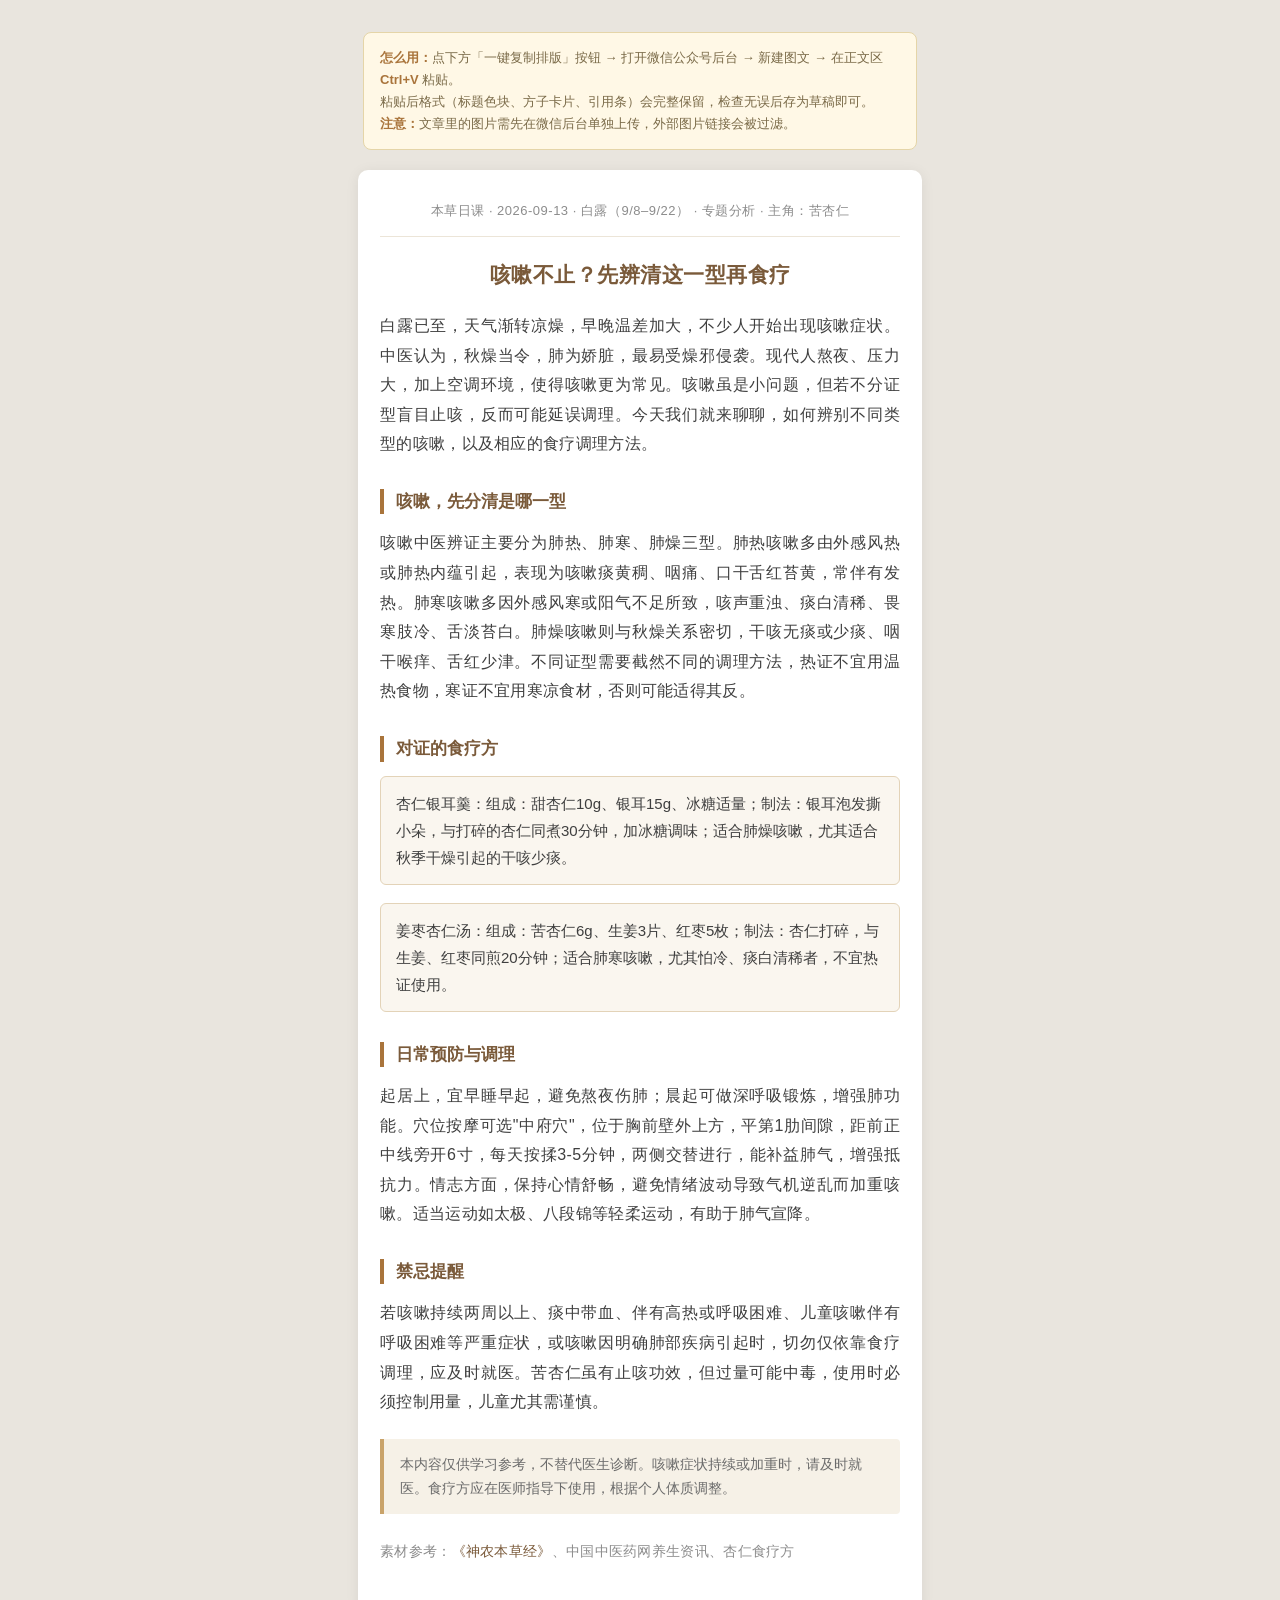
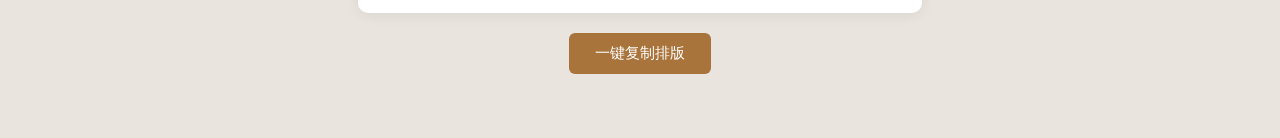
<file: daily/2026-09-13-wechat.html>
<!DOCTYPE html>
<html lang="zh-CN">
<head>
<meta charset="utf-8">
<meta name="viewport" content="width=device-width,initial-scale=1">
<title>咳嗽不止？先辨清这一型再食疗 · 公众号排版稿</title>
<style>
  body{margin:0;padding:32px 16px 64px;background:#e9e5de;font-family:-apple-system,'PingFang SC','Microsoft YaHei',sans-serif;}
  .tip{max-width:520px;margin:0 auto 20px;padding:14px 16px;background:#fff8e6;border:1px solid #e5d5a8;border-radius:8px;font-size:13px;line-height:1.7;color:#7a6a48;}
  .tip b{color:#a9743b;}
  .phone{max-width:520px;margin:0 auto;background:#fff;border-radius:10px;padding:30px 22px;box-shadow:0 2px 14px rgba(0,0,0,.07);}
  .btn{max-width:520px;margin:20px auto 0;text-align:center;}
  .btn button{background:#a9743b;color:#fff;border:0;border-radius:6px;padding:11px 26px;font-size:15px;cursor:pointer;}
  .btn button:hover{background:#8d5e2c;}
  .done{display:none;max-width:520px;margin:12px auto 0;text-align:center;color:#3a7a3a;font-size:14px;}
</style>
</head>
<body>

<div class="tip">
  <b>怎么用：</b>点下方「一键复制排版」按钮 → 打开微信公众号后台 → 新建图文 → 在正文区 <b>Ctrl+V</b> 粘贴。<br>
  粘贴后格式（标题色块、方子卡片、引用条）会完整保留，检查无误后存为草稿即可。<br>
  <b>注意：</b>文章里的图片需先在微信后台单独上传，外部图片链接会被过滤。
</div>

<div class="phone" id="article">
<section style="margin:0 0 22px;padding-bottom:14px;border-bottom:1px solid #ece5d8;text-align:center;font-size:13px;line-height:1.7;color:#8c8c8c;letter-spacing:0.5px;">本草日课 · 2026-09-13 · 白露（9/8–9/22） · 专题分析 · 主角：苦杏仁</section>
<h1 style="margin:0 0 20px;font-size:21px;line-height:1.5;font-weight:bold;color:#7a5a3a;letter-spacing:0.5px;text-align:center;">咳嗽不止？先辨清这一型再食疗</h1>
<p style="margin:0 0 18px;font-size:16px;line-height:1.85;color:#3f3f3f;letter-spacing:0.3px;text-align:justify;">白露已至，天气渐转凉燥，早晚温差加大，不少人开始出现咳嗽症状。中医认为，秋燥当令，肺为娇脏，最易受燥邪侵袭。现代人熬夜、压力大，加上空调环境，使得咳嗽更为常见。咳嗽虽是小问题，但若不分证型盲目止咳，反而可能延误调理。今天我们就来聊聊，如何辨别不同类型的咳嗽，以及相应的食疗调理方法。</p>
<section style="margin:30px 0 14px;padding-left:12px;border-left:4px solid #a9743b;font-size:17px;font-weight:bold;line-height:1.5;color:#7a5a3a;">咳嗽，先分清是哪一型</section>
<p style="margin:0 0 18px;font-size:16px;line-height:1.85;color:#3f3f3f;letter-spacing:0.3px;text-align:justify;">咳嗽中医辨证主要分为肺热、肺寒、肺燥三型。肺热咳嗽多由外感风热或肺热内蕴引起，表现为咳嗽痰黄稠、咽痛、口干舌红苔黄，常伴有发热。肺寒咳嗽多因外感风寒或阳气不足所致，咳声重浊、痰白清稀、畏寒肢冷、舌淡苔白。肺燥咳嗽则与秋燥关系密切，干咳无痰或少痰、咽干喉痒、舌红少津。不同证型需要截然不同的调理方法，热证不宜用温热食物，寒证不宜用寒凉食材，否则可能适得其反。</p>
<section style="margin:30px 0 14px;padding-left:12px;border-left:4px solid #a9743b;font-size:17px;font-weight:bold;line-height:1.5;color:#7a5a3a;">对证的食疗方</section>
<section style="margin:0 0 18px;padding:13px 15px;background:#faf6ef;border:1px solid #e3d3b8;border-radius:6px;font-size:15px;line-height:1.8;color:#3f3f3f;">杏仁银耳羹：组成：甜杏仁10g、银耳15g、冰糖适量；制法：银耳泡发撕小朵，与打碎的杏仁同煮30分钟，加冰糖调味；适合肺燥咳嗽，尤其适合秋季干燥引起的干咳少痰。</section>
<section style="margin:0 0 18px;padding:13px 15px;background:#faf6ef;border:1px solid #e3d3b8;border-radius:6px;font-size:15px;line-height:1.8;color:#3f3f3f;">姜枣杏仁汤：组成：苦杏仁6g、生姜3片、红枣5枚；制法：杏仁打碎，与生姜、红枣同煎20分钟；适合肺寒咳嗽，尤其怕冷、痰白清稀者，不宜热证使用。</section>
<section style="margin:30px 0 14px;padding-left:12px;border-left:4px solid #a9743b;font-size:17px;font-weight:bold;line-height:1.5;color:#7a5a3a;">日常预防与调理</section>
<p style="margin:0 0 18px;font-size:16px;line-height:1.85;color:#3f3f3f;letter-spacing:0.3px;text-align:justify;">起居上，宜早睡早起，避免熬夜伤肺；晨起可做深呼吸锻炼，增强肺功能。穴位按摩可选"中府穴"，位于胸前壁外上方，平第1肋间隙，距前正中线旁开6寸，每天按揉3-5分钟，两侧交替进行，能补益肺气，增强抵抗力。情志方面，保持心情舒畅，避免情绪波动导致气机逆乱而加重咳嗽。适当运动如太极、八段锦等轻柔运动，有助于肺气宣降。</p>
<section style="margin:30px 0 14px;padding-left:12px;border-left:4px solid #a9743b;font-size:17px;font-weight:bold;line-height:1.5;color:#7a5a3a;">禁忌提醒</section>
<p style="margin:0 0 18px;font-size:16px;line-height:1.85;color:#3f3f3f;letter-spacing:0.3px;text-align:justify;">若咳嗽持续两周以上、痰中带血、伴有高热或呼吸困难、儿童咳嗽伴有呼吸困难等严重症状，或咳嗽因明确肺部疾病引起时，切勿仅依靠食疗调理，应及时就医。苦杏仁虽有止咳功效，但过量可能中毒，使用时必须控制用量，儿童尤其需谨慎。</p>
<section style="margin:22px 0;padding:13px 16px;background:#f6f1e7;border-left:4px solid #c9a36a;border-radius:0 4px 4px 0;font-size:14px;line-height:1.75;color:#6b6b6b;">本内容仅供学习参考，不替代医生诊断。咳嗽症状持续或加重时，请及时就医。食疗方应在医师指导下使用，根据个人体质调整。</section>
<p style="margin:0 0 18px;font-size:16px;line-height:1.85;color:#3f3f3f;letter-spacing:0.3px;text-align:justify;"><em style="color:#8c8c8c;font-style:normal;font-size:14px;">素材参考：<span style="color:#7a5a3a;">《神农本草经》</span>、中国中医药网养生资讯、杏仁食疗方</em></p>
</div>

<div class="btn"><button onclick="copyArticle()">一键复制排版</button></div>
<div class="done" id="done">已复制到剪贴板，去公众号后台粘贴吧</div>

<script>
function copyArticle(){
  var el = document.getElementById('article');
  var sel = window.getSelection(), range = document.createRange();
  range.selectNodeContents(el); sel.removeAllRanges(); sel.addRange(range);
  try {
    document.execCommand('copy');
    var d = document.getElementById('done');
    d.style.display = 'block';
    setTimeout(function(){ d.style.display='none'; }, 2500);
  } catch(e) { alert('复制失败，请手动全选正文区域复制'); }
  sel.removeAllRanges();
}
</script>
</body>
</html>
</file>
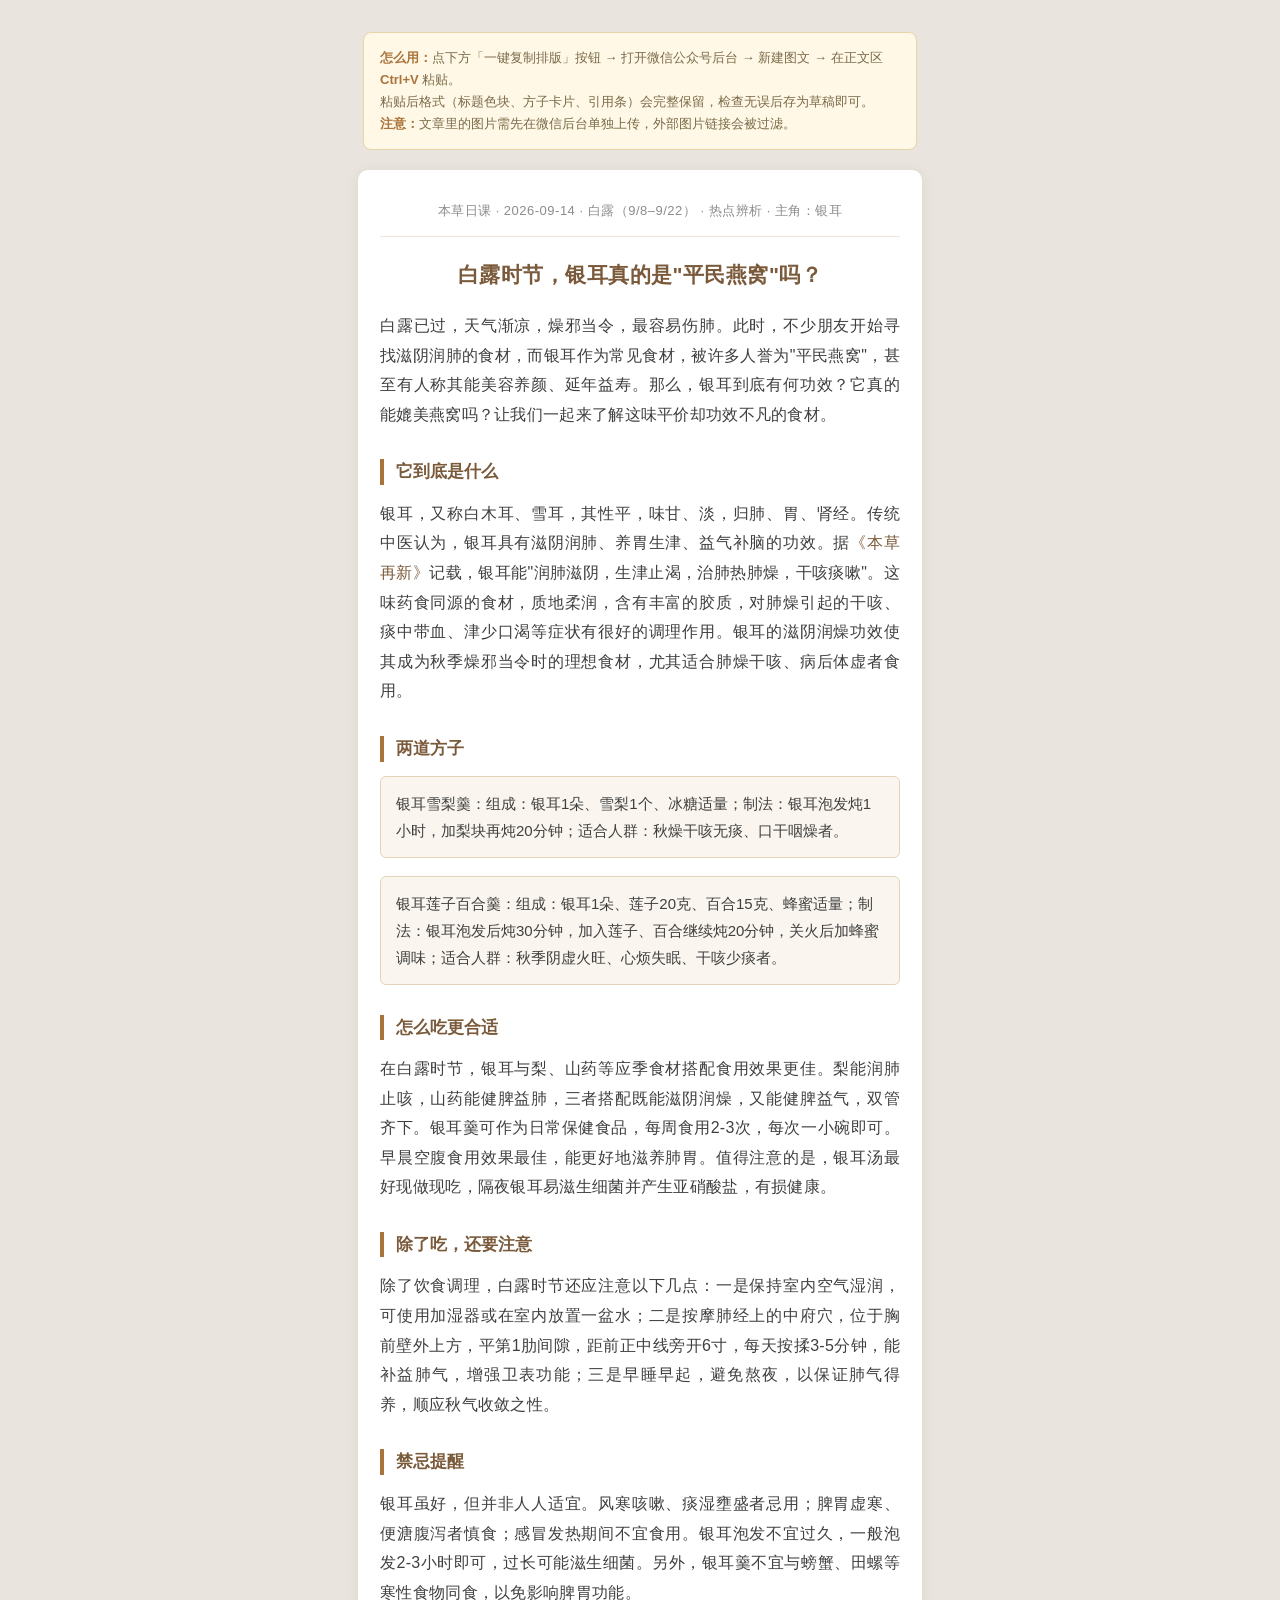
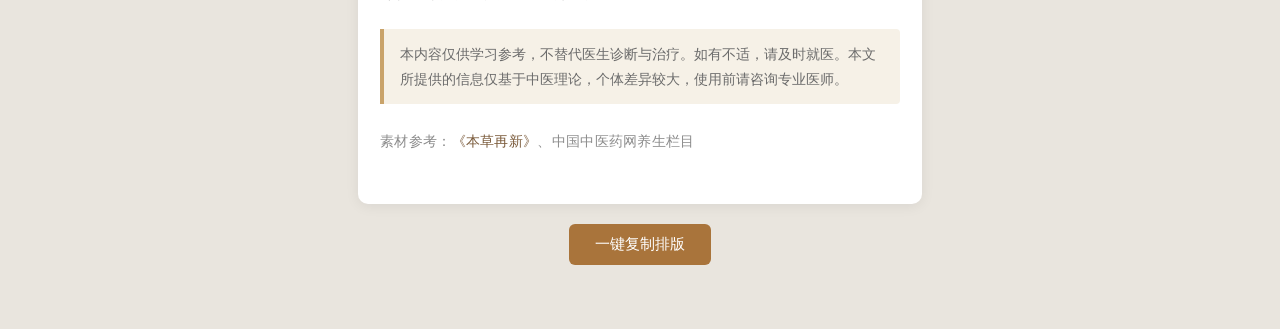
<file: daily/2026-09-14-wechat.html>
<!DOCTYPE html>
<html lang="zh-CN">
<head>
<meta charset="utf-8">
<meta name="viewport" content="width=device-width,initial-scale=1">
<title>白露时节，银耳真的是"平民燕窝"吗？ · 公众号排版稿</title>
<style>
  body{margin:0;padding:32px 16px 64px;background:#e9e5de;font-family:-apple-system,'PingFang SC','Microsoft YaHei',sans-serif;}
  .tip{max-width:520px;margin:0 auto 20px;padding:14px 16px;background:#fff8e6;border:1px solid #e5d5a8;border-radius:8px;font-size:13px;line-height:1.7;color:#7a6a48;}
  .tip b{color:#a9743b;}
  .phone{max-width:520px;margin:0 auto;background:#fff;border-radius:10px;padding:30px 22px;box-shadow:0 2px 14px rgba(0,0,0,.07);}
  .btn{max-width:520px;margin:20px auto 0;text-align:center;}
  .btn button{background:#a9743b;color:#fff;border:0;border-radius:6px;padding:11px 26px;font-size:15px;cursor:pointer;}
  .btn button:hover{background:#8d5e2c;}
  .done{display:none;max-width:520px;margin:12px auto 0;text-align:center;color:#3a7a3a;font-size:14px;}
</style>
</head>
<body>

<div class="tip">
  <b>怎么用：</b>点下方「一键复制排版」按钮 → 打开微信公众号后台 → 新建图文 → 在正文区 <b>Ctrl+V</b> 粘贴。<br>
  粘贴后格式（标题色块、方子卡片、引用条）会完整保留，检查无误后存为草稿即可。<br>
  <b>注意：</b>文章里的图片需先在微信后台单独上传，外部图片链接会被过滤。
</div>

<div class="phone" id="article">
<section style="margin:0 0 22px;padding-bottom:14px;border-bottom:1px solid #ece5d8;text-align:center;font-size:13px;line-height:1.7;color:#8c8c8c;letter-spacing:0.5px;">本草日课 · 2026-09-14 · 白露（9/8–9/22） · 热点辨析 · 主角：银耳</section>
<h1 style="margin:0 0 20px;font-size:21px;line-height:1.5;font-weight:bold;color:#7a5a3a;letter-spacing:0.5px;text-align:center;">白露时节，银耳真的是"平民燕窝"吗？</h1>
<p style="margin:0 0 18px;font-size:16px;line-height:1.85;color:#3f3f3f;letter-spacing:0.3px;text-align:justify;">白露已过，天气渐凉，燥邪当令，最容易伤肺。此时，不少朋友开始寻找滋阴润肺的食材，而银耳作为常见食材，被许多人誉为"平民燕窝"，甚至有人称其能美容养颜、延年益寿。那么，银耳到底有何功效？它真的能媲美燕窝吗？让我们一起来了解这味平价却功效不凡的食材。</p>
<section style="margin:30px 0 14px;padding-left:12px;border-left:4px solid #a9743b;font-size:17px;font-weight:bold;line-height:1.5;color:#7a5a3a;">它到底是什么</section>
<p style="margin:0 0 18px;font-size:16px;line-height:1.85;color:#3f3f3f;letter-spacing:0.3px;text-align:justify;">银耳，又称白木耳、雪耳，其性平，味甘、淡，归肺、胃、肾经。传统中医认为，银耳具有滋阴润肺、养胃生津、益气补脑的功效。据<span style="color:#7a5a3a;">《本草再新》</span>记载，银耳能"润肺滋阴，生津止渴，治肺热肺燥，干咳痰嗽"。这味药食同源的食材，质地柔润，含有丰富的胶质，对肺燥引起的干咳、痰中带血、津少口渴等症状有很好的调理作用。银耳的滋阴润燥功效使其成为秋季燥邪当令时的理想食材，尤其适合肺燥干咳、病后体虚者食用。</p>
<section style="margin:30px 0 14px;padding-left:12px;border-left:4px solid #a9743b;font-size:17px;font-weight:bold;line-height:1.5;color:#7a5a3a;">两道方子</section>
<section style="margin:0 0 18px;padding:13px 15px;background:#faf6ef;border:1px solid #e3d3b8;border-radius:6px;font-size:15px;line-height:1.8;color:#3f3f3f;">银耳雪梨羹：组成：银耳1朵、雪梨1个、冰糖适量；制法：银耳泡发炖1小时，加梨块再炖20分钟；适合人群：秋燥干咳无痰、口干咽燥者。</section>
<section style="margin:0 0 18px;padding:13px 15px;background:#faf6ef;border:1px solid #e3d3b8;border-radius:6px;font-size:15px;line-height:1.8;color:#3f3f3f;">银耳莲子百合羹：组成：银耳1朵、莲子20克、百合15克、蜂蜜适量；制法：银耳泡发后炖30分钟，加入莲子、百合继续炖20分钟，关火后加蜂蜜调味；适合人群：秋季阴虚火旺、心烦失眠、干咳少痰者。</section>
<section style="margin:30px 0 14px;padding-left:12px;border-left:4px solid #a9743b;font-size:17px;font-weight:bold;line-height:1.5;color:#7a5a3a;">怎么吃更合适</section>
<p style="margin:0 0 18px;font-size:16px;line-height:1.85;color:#3f3f3f;letter-spacing:0.3px;text-align:justify;">在白露时节，银耳与梨、山药等应季食材搭配食用效果更佳。梨能润肺止咳，山药能健脾益肺，三者搭配既能滋阴润燥，又能健脾益气，双管齐下。银耳羹可作为日常保健食品，每周食用2-3次，每次一小碗即可。早晨空腹食用效果最佳，能更好地滋养肺胃。值得注意的是，银耳汤最好现做现吃，隔夜银耳易滋生细菌并产生亚硝酸盐，有损健康。</p>
<section style="margin:30px 0 14px;padding-left:12px;border-left:4px solid #a9743b;font-size:17px;font-weight:bold;line-height:1.5;color:#7a5a3a;">除了吃，还要注意</section>
<p style="margin:0 0 18px;font-size:16px;line-height:1.85;color:#3f3f3f;letter-spacing:0.3px;text-align:justify;">除了饮食调理，白露时节还应注意以下几点：一是保持室内空气湿润，可使用加湿器或在室内放置一盆水；二是按摩肺经上的中府穴，位于胸前壁外上方，平第1肋间隙，距前正中线旁开6寸，每天按揉3-5分钟，能补益肺气，增强卫表功能；三是早睡早起，避免熬夜，以保证肺气得养，顺应秋气收敛之性。</p>
<section style="margin:30px 0 14px;padding-left:12px;border-left:4px solid #a9743b;font-size:17px;font-weight:bold;line-height:1.5;color:#7a5a3a;">禁忌提醒</section>
<p style="margin:0 0 18px;font-size:16px;line-height:1.85;color:#3f3f3f;letter-spacing:0.3px;text-align:justify;">银耳虽好，但并非人人适宜。风寒咳嗽、痰湿壅盛者忌用；脾胃虚寒、便溏腹泻者慎食；感冒发热期间不宜食用。银耳泡发不宜过久，一般泡发2-3小时即可，过长可能滋生细菌。另外，银耳羹不宜与螃蟹、田螺等寒性食物同食，以免影响脾胃功能。</p>
<section style="margin:22px 0;padding:13px 16px;background:#f6f1e7;border-left:4px solid #c9a36a;border-radius:0 4px 4px 0;font-size:14px;line-height:1.75;color:#6b6b6b;">本内容仅供学习参考，不替代医生诊断与治疗。如有不适，请及时就医。本文所提供的信息仅基于中医理论，个体差异较大，使用前请咨询专业医师。</section>
<p style="margin:0 0 18px;font-size:16px;line-height:1.85;color:#3f3f3f;letter-spacing:0.3px;text-align:justify;"><em style="color:#8c8c8c;font-style:normal;font-size:14px;">素材参考：<span style="color:#7a5a3a;">《本草再新》</span>、中国中医药网养生栏目</em></p>
</div>

<div class="btn"><button onclick="copyArticle()">一键复制排版</button></div>
<div class="done" id="done">已复制到剪贴板，去公众号后台粘贴吧</div>

<script>
function copyArticle(){
  var el = document.getElementById('article');
  var sel = window.getSelection(), range = document.createRange();
  range.selectNodeContents(el); sel.removeAllRanges(); sel.addRange(range);
  try {
    document.execCommand('copy');
    var d = document.getElementById('done');
    d.style.display = 'block';
    setTimeout(function(){ d.style.display='none'; }, 2500);
  } catch(e) { alert('复制失败，请手动全选正文区域复制'); }
  sel.removeAllRanges();
}
</script>
</body>
</html>
</file>
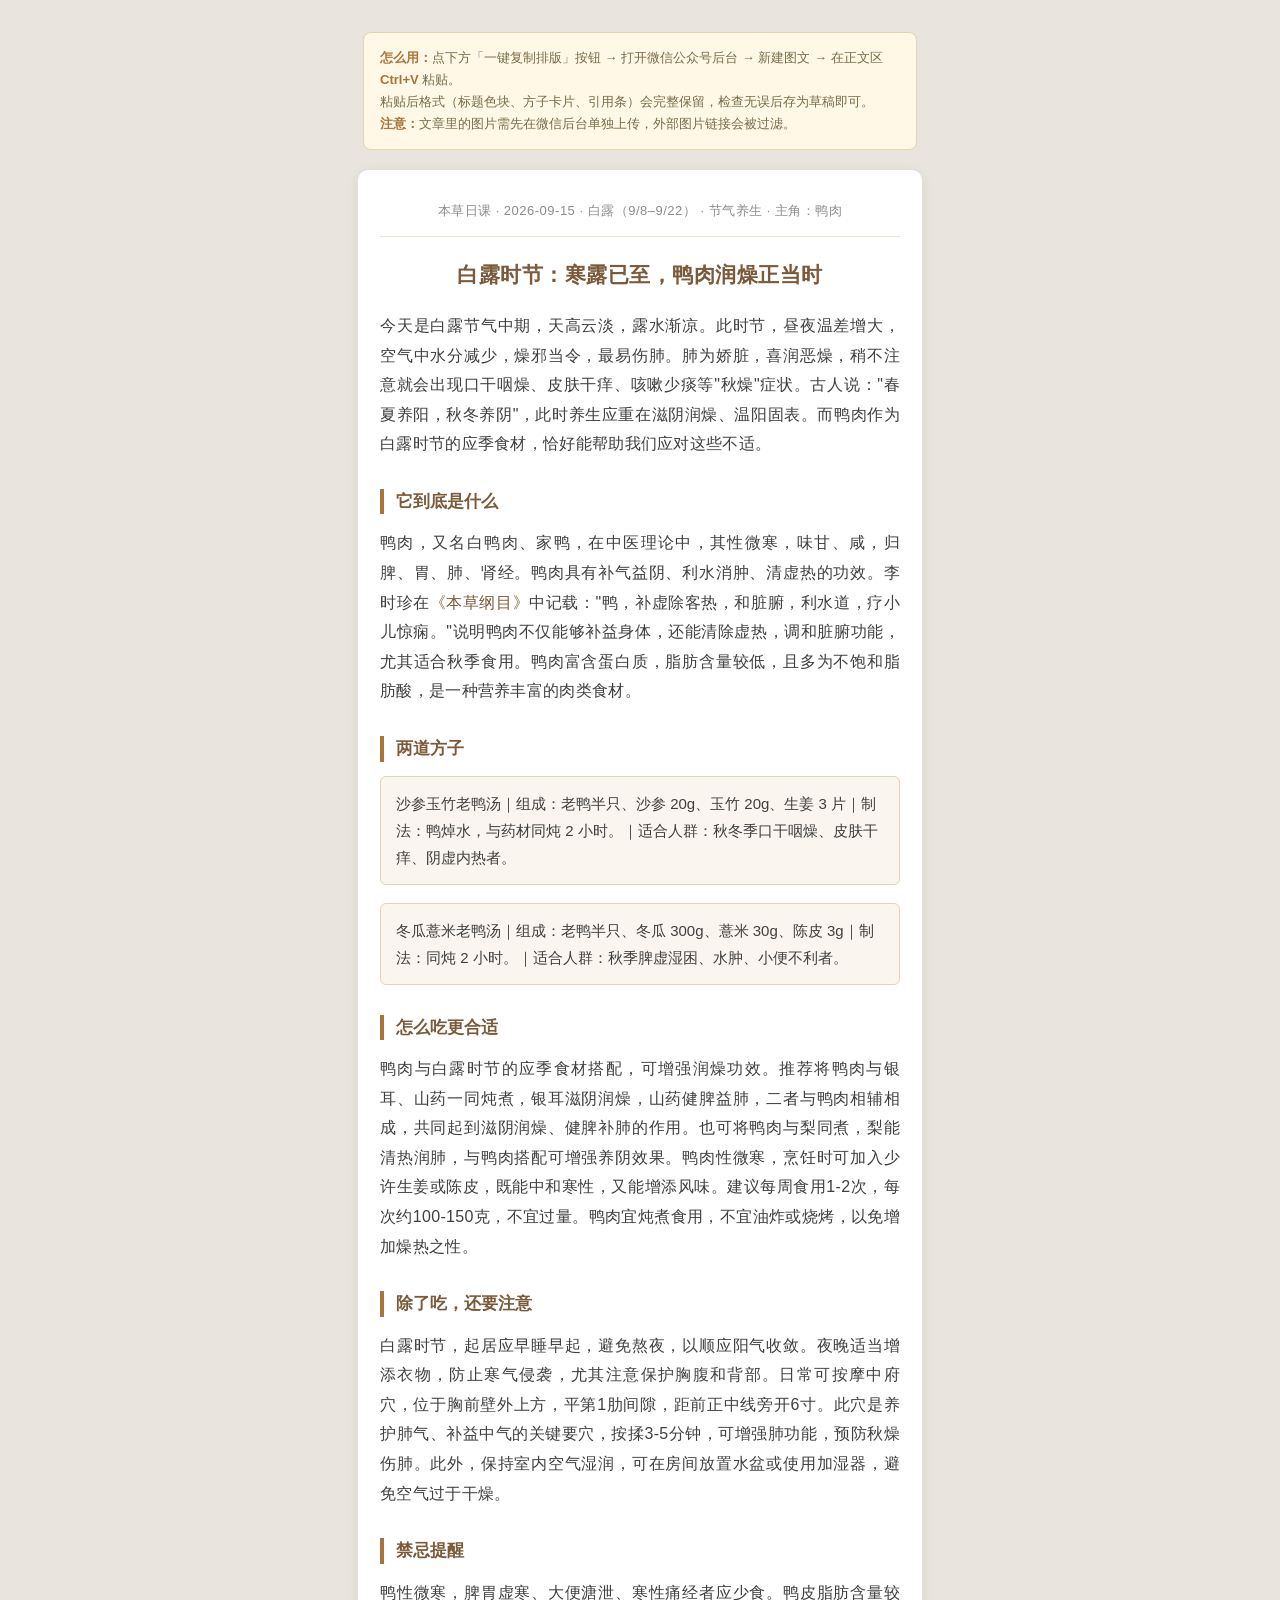
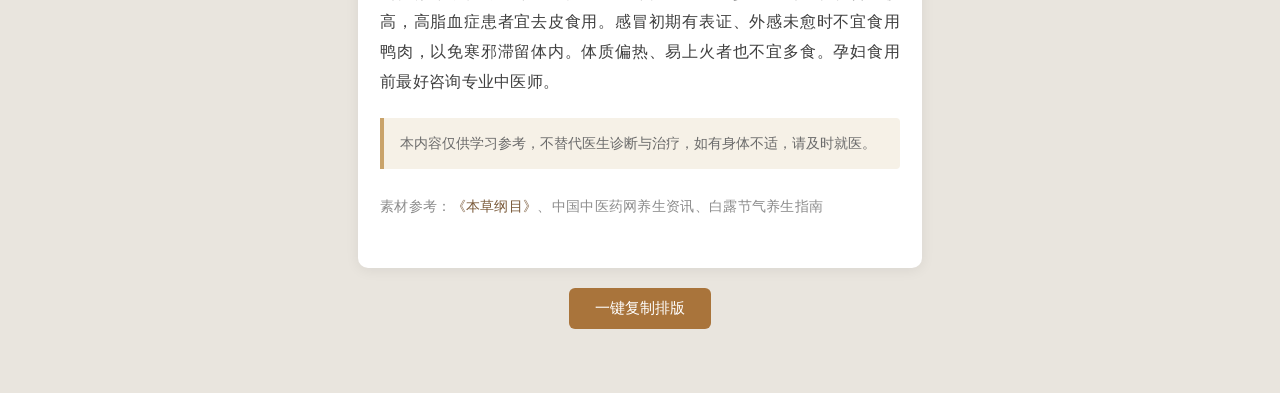
<file: daily/2026-09-15-wechat.html>
<!DOCTYPE html>
<html lang="zh-CN">
<head>
<meta charset="utf-8">
<meta name="viewport" content="width=device-width,initial-scale=1">
<title>白露时节：寒露已至，鸭肉润燥正当时 · 公众号排版稿</title>
<style>
  body{margin:0;padding:32px 16px 64px;background:#e9e5de;font-family:-apple-system,'PingFang SC','Microsoft YaHei',sans-serif;}
  .tip{max-width:520px;margin:0 auto 20px;padding:14px 16px;background:#fff8e6;border:1px solid #e5d5a8;border-radius:8px;font-size:13px;line-height:1.7;color:#7a6a48;}
  .tip b{color:#a9743b;}
  .phone{max-width:520px;margin:0 auto;background:#fff;border-radius:10px;padding:30px 22px;box-shadow:0 2px 14px rgba(0,0,0,.07);}
  .btn{max-width:520px;margin:20px auto 0;text-align:center;}
  .btn button{background:#a9743b;color:#fff;border:0;border-radius:6px;padding:11px 26px;font-size:15px;cursor:pointer;}
  .btn button:hover{background:#8d5e2c;}
  .done{display:none;max-width:520px;margin:12px auto 0;text-align:center;color:#3a7a3a;font-size:14px;}
</style>
</head>
<body>

<div class="tip">
  <b>怎么用：</b>点下方「一键复制排版」按钮 → 打开微信公众号后台 → 新建图文 → 在正文区 <b>Ctrl+V</b> 粘贴。<br>
  粘贴后格式（标题色块、方子卡片、引用条）会完整保留，检查无误后存为草稿即可。<br>
  <b>注意：</b>文章里的图片需先在微信后台单独上传，外部图片链接会被过滤。
</div>

<div class="phone" id="article">
<section style="margin:0 0 22px;padding-bottom:14px;border-bottom:1px solid #ece5d8;text-align:center;font-size:13px;line-height:1.7;color:#8c8c8c;letter-spacing:0.5px;">本草日课 · 2026-09-15 · 白露（9/8–9/22） · 节气养生 · 主角：鸭肉</section>
<h1 style="margin:0 0 20px;font-size:21px;line-height:1.5;font-weight:bold;color:#7a5a3a;letter-spacing:0.5px;text-align:center;">白露时节：寒露已至，鸭肉润燥正当时</h1>
<p style="margin:0 0 18px;font-size:16px;line-height:1.85;color:#3f3f3f;letter-spacing:0.3px;text-align:justify;">今天是白露节气中期，天高云淡，露水渐凉。此时节，昼夜温差增大，空气中水分减少，燥邪当令，最易伤肺。肺为娇脏，喜润恶燥，稍不注意就会出现口干咽燥、皮肤干痒、咳嗽少痰等"秋燥"症状。古人说："春夏养阳，秋冬养阴"，此时养生应重在滋阴润燥、温阳固表。而鸭肉作为白露时节的应季食材，恰好能帮助我们应对这些不适。</p>
<section style="margin:30px 0 14px;padding-left:12px;border-left:4px solid #a9743b;font-size:17px;font-weight:bold;line-height:1.5;color:#7a5a3a;">它到底是什么</section>
<p style="margin:0 0 18px;font-size:16px;line-height:1.85;color:#3f3f3f;letter-spacing:0.3px;text-align:justify;">鸭肉，又名白鸭肉、家鸭，在中医理论中，其性微寒，味甘、咸，归脾、胃、肺、肾经。鸭肉具有补气益阴、利水消肿、清虚热的功效。李时珍在<span style="color:#7a5a3a;">《本草纲目》</span>中记载："鸭，补虚除客热，和脏腑，利水道，疗小儿惊痫。"说明鸭肉不仅能够补益身体，还能清除虚热，调和脏腑功能，尤其适合秋季食用。鸭肉富含蛋白质，脂肪含量较低，且多为不饱和脂肪酸，是一种营养丰富的肉类食材。</p>
<section style="margin:30px 0 14px;padding-left:12px;border-left:4px solid #a9743b;font-size:17px;font-weight:bold;line-height:1.5;color:#7a5a3a;">两道方子</section>
<section style="margin:0 0 18px;padding:13px 15px;background:#faf6ef;border:1px solid #e3d3b8;border-radius:6px;font-size:15px;line-height:1.8;color:#3f3f3f;">沙参玉竹老鸭汤｜组成：老鸭半只、沙参 20g、玉竹 20g、生姜 3 片｜制法：鸭焯水，与药材同炖 2 小时。｜适合人群：秋冬季口干咽燥、皮肤干痒、阴虚内热者。</section>
<section style="margin:0 0 18px;padding:13px 15px;background:#faf6ef;border:1px solid #e3d3b8;border-radius:6px;font-size:15px;line-height:1.8;color:#3f3f3f;">冬瓜薏米老鸭汤｜组成：老鸭半只、冬瓜 300g、薏米 30g、陈皮 3g｜制法：同炖 2 小时。｜适合人群：秋季脾虚湿困、水肿、小便不利者。</section>
<section style="margin:30px 0 14px;padding-left:12px;border-left:4px solid #a9743b;font-size:17px;font-weight:bold;line-height:1.5;color:#7a5a3a;">怎么吃更合适</section>
<p style="margin:0 0 18px;font-size:16px;line-height:1.85;color:#3f3f3f;letter-spacing:0.3px;text-align:justify;">鸭肉与白露时节的应季食材搭配，可增强润燥功效。推荐将鸭肉与银耳、山药一同炖煮，银耳滋阴润燥，山药健脾益肺，二者与鸭肉相辅相成，共同起到滋阴润燥、健脾补肺的作用。也可将鸭肉与梨同煮，梨能清热润肺，与鸭肉搭配可增强养阴效果。鸭肉性微寒，烹饪时可加入少许生姜或陈皮，既能中和寒性，又能增添风味。建议每周食用1-2次，每次约100-150克，不宜过量。鸭肉宜炖煮食用，不宜油炸或烧烤，以免增加燥热之性。</p>
<section style="margin:30px 0 14px;padding-left:12px;border-left:4px solid #a9743b;font-size:17px;font-weight:bold;line-height:1.5;color:#7a5a3a;">除了吃，还要注意</section>
<p style="margin:0 0 18px;font-size:16px;line-height:1.85;color:#3f3f3f;letter-spacing:0.3px;text-align:justify;">白露时节，起居应早睡早起，避免熬夜，以顺应阳气收敛。夜晚适当增添衣物，防止寒气侵袭，尤其注意保护胸腹和背部。日常可按摩中府穴，位于胸前壁外上方，平第1肋间隙，距前正中线旁开6寸。此穴是养护肺气、补益中气的关键要穴，按揉3-5分钟，可增强肺功能，预防秋燥伤肺。此外，保持室内空气湿润，可在房间放置水盆或使用加湿器，避免空气过于干燥。</p>
<section style="margin:30px 0 14px;padding-left:12px;border-left:4px solid #a9743b;font-size:17px;font-weight:bold;line-height:1.5;color:#7a5a3a;">禁忌提醒</section>
<p style="margin:0 0 18px;font-size:16px;line-height:1.85;color:#3f3f3f;letter-spacing:0.3px;text-align:justify;">鸭性微寒，脾胃虚寒、大便溏泄、寒性痛经者应少食。鸭皮脂肪含量较高，高脂血症患者宜去皮食用。感冒初期有表证、外感未愈时不宜食用鸭肉，以免寒邪滞留体内。体质偏热、易上火者也不宜多食。孕妇食用前最好咨询专业中医师。</p>
<section style="margin:22px 0;padding:13px 16px;background:#f6f1e7;border-left:4px solid #c9a36a;border-radius:0 4px 4px 0;font-size:14px;line-height:1.75;color:#6b6b6b;">本内容仅供学习参考，不替代医生诊断与治疗，如有身体不适，请及时就医。</section>
<p style="margin:0 0 18px;font-size:16px;line-height:1.85;color:#3f3f3f;letter-spacing:0.3px;text-align:justify;"><em style="color:#8c8c8c;font-style:normal;font-size:14px;">素材参考：<span style="color:#7a5a3a;">《本草纲目》</span>、中国中医药网养生资讯、白露节气养生指南</em></p>
</div>

<div class="btn"><button onclick="copyArticle()">一键复制排版</button></div>
<div class="done" id="done">已复制到剪贴板，去公众号后台粘贴吧</div>

<script>
function copyArticle(){
  var el = document.getElementById('article');
  var sel = window.getSelection(), range = document.createRange();
  range.selectNodeContents(el); sel.removeAllRanges(); sel.addRange(range);
  try {
    document.execCommand('copy');
    var d = document.getElementById('done');
    d.style.display = 'block';
    setTimeout(function(){ d.style.display='none'; }, 2500);
  } catch(e) { alert('复制失败，请手动全选正文区域复制'); }
  sel.removeAllRanges();
}
</script>
</body>
</html>
</file>
<file: assets/style.css>
:root {
  --paper: #FBF7EF;
  --paper-2: #F5EFE3;
  --paper-3: #EFE7D8;
  --ink: #2E2B26;
  --ink-2: #5F5A50;
  --ink-3: #8C857A;
  --cinnabar: #A32D2D;
  --cinnabar-soft: #F7E4E4;
  --jade: #0F6E56;
  --jade-soft: #E1F5EE;
  --gold: #BA7517;
  --gold-soft: #FAEEDA;
  --line: #E3DACA;
  --line-2: #D3C7B0;
  --serif: "Songti SC", "SimSun", "Noto Serif SC", "Source Han Serif SC", Georgia, serif;
  --sans: -apple-system, BlinkMacSystemFont, "PingFang SC", "Microsoft YaHei", "Segoe UI", sans-serif;
  --radius: 12px;
}

* { box-sizing: border-box; }

html, body {
  margin: 0;
  padding: 0;
  background: var(--paper);
  color: var(--ink);
  font-family: var(--sans);
  font-size: 15px;
  line-height: 1.75;
  -webkit-font-smoothing: antialiased;
}

.wrap {
  max-width: 1080px;
  margin: 0 auto;
  padding: 0 20px 80px;
}

/* ---------- 顶栏 ---------- */
.masthead {
  border-bottom: 1px solid var(--line);
  background: linear-gradient(180deg, #FCFAF4 0%, var(--paper) 100%);
  margin-bottom: 28px;
}
.masthead-inner {
  max-width: 1080px;
  margin: 0 auto;
  padding: 26px 20px 0;
}
.brand {
  display: flex;
  align-items: baseline;
  gap: 14px;
  flex-wrap: wrap;
}
.brand h1 {
  font-family: var(--serif);
  font-size: 30px;
  font-weight: 600;
  letter-spacing: 4px;
  margin: 0;
  color: var(--ink);
}
.brand .seal {
  font-family: var(--serif);
  font-size: 12px;
  letter-spacing: 2px;
  color: var(--cinnabar);
  border: 1px solid var(--cinnabar);
  border-radius: 4px;
  padding: 2px 7px;
  opacity: .85;
}
.brand .sub {
  font-size: 13px;
  color: var(--ink-3);
  letter-spacing: 1px;
}

.tabs {
  display: flex;
  gap: 4px;
  margin-top: 18px;
  flex-wrap: wrap;
}
.tab {
  font-family: var(--serif);
  font-size: 15px;
  letter-spacing: 2px;
  padding: 9px 18px;
  border: none;
  background: transparent;
  color: var(--ink-2);
  cursor: pointer;
  border-bottom: 2px solid transparent;
  transition: all .15s;
}
.tab:hover { color: var(--ink); }
.tab.on {
  color: var(--cinnabar);
  border-bottom-color: var(--cinnabar);
}

/* ---------- 搜索 ---------- */
.searchbar {
  display: flex;
  gap: 10px;
  align-items: stretch;
  margin-bottom: 14px;
}
.search-input {
  flex: 1;
  font-family: var(--serif);
  font-size: 17px;
  padding: 13px 18px;
  border: 1px solid var(--line-2);
  border-radius: var(--radius);
  background: #FFFDF8;
  color: var(--ink);
  outline: none;
  letter-spacing: 1px;
}
.search-input:focus {
  border-color: var(--jade);
  box-shadow: 0 0 0 3px rgba(15,110,86,.08);
}
.search-input::placeholder { color: var(--ink-3); letter-spacing: 1px; }
.btn {
  font-family: var(--serif);
  font-size: 15px;
  letter-spacing: 2px;
  padding: 0 22px;
  border: 1px solid var(--jade);
  background: var(--jade);
  color: #fff;
  border-radius: var(--radius);
  cursor: pointer;
  white-space: nowrap;
}
.btn:hover { background: #0C5A47; }
.btn.ghost {
  background: transparent;
  color: var(--jade);
}
.btn.ghost:hover { background: var(--jade-soft); }

.hint {
  font-size: 13px;
  color: var(--ink-3);
  margin: 0 0 12px;
}
.hint em { font-style: normal; color: var(--jade); }

.chips {
  display: flex;
  flex-wrap: wrap;
  gap: 8px;
  margin-bottom: 20px;
}
.chip {
  font-size: 13px;
  padding: 5px 13px;
  border: 1px solid var(--line-2);
  border-radius: 999px;
  background: #FFFDF8;
  color: var(--ink-2);
  cursor: pointer;
  transition: all .15s;
}
.chip:hover { border-color: var(--jade); color: var(--jade); }
.chip.on {
  background: var(--jade);
  border-color: var(--jade);
  color: #fff;
}

.meta-line {
  font-size: 13px;
  color: var(--ink-3);
  margin: 0 0 14px;
  letter-spacing: 1px;
}

/* ---------- 结果卡片 ---------- */
.grid {
  display: grid;
  grid-template-columns: repeat(auto-fill, minmax(300px, 1fr));
  gap: 14px;
}
.card {
  background: #FFFDF8;
  border: 1px solid var(--line);
  border-radius: var(--radius);
  padding: 16px 18px;
  cursor: pointer;
  transition: all .18s;
  position: relative;
}
.card:hover {
  border-color: var(--jade);
  box-shadow: 0 3px 14px rgba(46,43,38,.07);
  transform: translateY(-1px);
}
.card h3 {
  font-family: var(--serif);
  font-size: 19px;
  margin: 0 0 4px;
  letter-spacing: 2px;
  color: var(--ink);
}
.card .alias {
  font-size: 12.5px;
  color: var(--ink-3);
  margin-bottom: 9px;
}
.card .tags {
  display: flex;
  flex-wrap: wrap;
  gap: 6px;
  margin-bottom: 10px;
}
.tag {
  font-size: 11.5px;
  padding: 2px 8px;
  border-radius: 4px;
  letter-spacing: .5px;
}
.tag.nature-warm, .tag.nature-hot { background: var(--cinnabar-soft); color: var(--cinnabar); }
.tag.nature-cool, .tag.nature-cold { background: var(--jade-soft); color: var(--jade); }
.tag.nature-neutral { background: var(--gold-soft); color: var(--gold); }
.tag.plain { background: var(--paper-3); color: var(--ink-2); }
.card .effect {
  font-size: 13.5px;
  color: var(--ink-2);
  margin: 0;
  display: -webkit-box;
  -webkit-line-clamp: 2;
  -webkit-box-orient: vertical;
  overflow: hidden;
}
.card .mark {
  position: absolute;
  top: 14px;
  right: 14px;
  font-size: 11px;
  letter-spacing: 1px;
  color: var(--ink-3);
}

.empty {
  text-align: center;
  padding: 60px 20px;
  color: var(--ink-3);
  font-family: var(--serif);
  letter-spacing: 2px;
}

/* ---------- 详情 ---------- */
.sheet-mask {
  position: fixed;
  inset: 0;
  background: rgba(46,43,38,.32);
  z-index: 40;
}
.sheet {
  position: fixed;
  top: 0;
  right: 0;
  height: 100vh;
  width: min(660px, 100%);
  background: var(--paper);
  z-index: 41;
  overflow-y: auto;
  box-shadow: -6px 0 30px rgba(46,43,38,.16);
  padding: 0 0 60px;
}
.sheet-head {
  position: sticky;
  top: 0;
  background: var(--paper);
  border-bottom: 1px solid var(--line);
  padding: 20px 28px 16px;
  display: flex;
  justify-content: space-between;
  align-items: flex-start;
  gap: 16px;
}
.sheet-head h2 {
  font-family: var(--serif);
  font-size: 27px;
  margin: 0;
  letter-spacing: 3px;
}
.sheet-head .alias { font-size: 13px; color: var(--ink-3); margin-top: 3px; }
.close-x {
  border: 1px solid var(--line-2);
  background: #FFFDF8;
  border-radius: 8px;
  width: 34px;
  height: 34px;
  font-size: 17px;
  color: var(--ink-2);
  cursor: pointer;
  flex-shrink: 0;
  line-height: 1;
}
.close-x:hover { border-color: var(--cinnabar); color: var(--cinnabar); }

.sheet-body { padding: 8px 28px 0; }

.prop-grid {
  display: grid;
  grid-template-columns: repeat(auto-fill, minmax(160px, 1fr));
  gap: 10px;
  margin: 18px 0 22px;
}
.prop {
  background: #FFFDF8;
  border: 1px solid var(--line);
  border-radius: 10px;
  padding: 10px 13px;
}
.prop .k {
  font-size: 11.5px;
  color: var(--ink-3);
  letter-spacing: 1.5px;
  display: block;
  margin-bottom: 2px;
}
.prop .v {
  font-family: var(--serif);
  font-size: 15px;
  color: var(--ink);
  letter-spacing: 1px;
}

.sec { margin-bottom: 24px; }
.sec h4 {
  font-family: var(--serif);
  font-size: 15px;
  letter-spacing: 3px;
  color: var(--cinnabar);
  margin: 0 0 9px;
  padding-left: 10px;
  border-left: 3px solid var(--cinnabar);
}
.sec p {
  margin: 0;
  font-size: 14.5px;
  color: var(--ink-2);
}
.sec ul { margin: 0; padding-left: 20px; }
.sec li { font-size: 14.5px; color: var(--ink-2); margin-bottom: 6px; }

.recipe {
  background: #FFFDF8;
  border: 1px solid var(--line);
  border-left: 3px solid var(--jade);
  border-radius: 10px;
  padding: 13px 16px;
  margin-bottom: 11px;
}
.recipe .rn {
  font-family: var(--serif);
  font-size: 16.5px;
  letter-spacing: 1.5px;
  margin-bottom: 7px;
  color: var(--ink);
}
.recipe .rl {
  font-size: 13.5px;
  color: var(--ink-2);
  margin-bottom: 4px;
}
.recipe .rl b {
  font-weight: 500;
  color: var(--ink-3);
  margin-right: 6px;
  font-size: 12.5px;
}
.recipe .tip {
  font-size: 12.5px;
  color: var(--gold);
  margin-top: 5px;
}

.caution {
  background: var(--cinnabar-soft);
  border-radius: 10px;
  padding: 12px 15px;
  font-size: 13.5px;
  color: #7A2222;
}

.quote {
  background: var(--paper-2);
  border-radius: 10px;
  padding: 14px 17px;
  margin-bottom: 10px;
}
.quote .qb {
  font-size: 12px;
  color: var(--gold);
  letter-spacing: 2px;
  margin-bottom: 5px;
}
.quote .qt {
  font-family: var(--serif);
  font-size: 15px;
  line-height: 1.95;
  color: var(--ink);
  letter-spacing: .5px;
}

/* ---------- 节气 ---------- */
.today {
  background: linear-gradient(135deg, #FFFDF8, var(--paper-2));
  border: 1px solid var(--line-2);
  border-radius: 16px;
  padding: 24px 26px;
  margin-bottom: 24px;
}
.today .lbl {
  font-size: 12px;
  letter-spacing: 3px;
  color: var(--gold);
  margin-bottom: 6px;
}
.today .jq {
  font-family: var(--serif);
  font-size: 38px;
  letter-spacing: 8px;
  margin: 0 0 4px;
  color: var(--ink);
}
.today .py {
  font-size: 12.5px;
  color: var(--ink-3);
  letter-spacing: 2px;
  margin-bottom: 14px;
}
.today .wh {
  font-family: var(--serif);
  font-size: 15px;
  color: var(--cinnabar);
  letter-spacing: 1px;
  margin-bottom: 14px;
}
.today .row {
  display: grid;
  grid-template-columns: 84px 1fr;
  gap: 6px 14px;
  font-size: 14px;
}
.today .row .k {
  font-family: var(--serif);
  color: var(--cinnabar);
  letter-spacing: 2px;
}
.today .row .v { color: var(--ink-2); }
.food-mini {
  display: flex;
  flex-wrap: wrap;
  gap: 7px;
  margin-top: 6px;
}
.food-mini span {
  font-size: 13px;
  background: var(--jade-soft);
  color: var(--jade);
  border-radius: 5px;
  padding: 2px 10px;
  cursor: pointer;
}
.food-mini span:hover { background: var(--jade); color: #fff; }

.jq-grid {
  display: grid;
  grid-template-columns: repeat(auto-fill, minmax(158px, 1fr));
  gap: 11px;
}
.jq-card {
  background: #FFFDF8;
  border: 1px solid var(--line);
  border-radius: 10px;
  padding: 13px 15px;
  cursor: pointer;
  transition: all .16s;
}
.jq-card:hover { border-color: var(--gold); }
.jq-card.now {
  border-color: var(--cinnabar);
  background: var(--cinnabar-soft);
}
.jq-card .jn {
  font-family: var(--serif);
  font-size: 19px;
  letter-spacing: 3px;
  margin-bottom: 3px;
}
.jq-card.now .jn { color: var(--cinnabar); }
.jq-card .jd { font-size: 12px; color: var(--ink-3); margin-bottom: 7px; }
.jq-card .jy {
  font-size: 12.5px;
  color: var(--ink-2);
  display: -webkit-box;
  -webkit-line-clamp: 3;
  -webkit-box-orient: vertical;
  overflow: hidden;
}

/* ---------- 古籍 ---------- */
.book-layout {
  display: grid;
  grid-template-columns: 232px 1fr;
  gap: 22px;
  align-items: start;
}
.book-list { display: flex; flex-direction: column; gap: 9px; }
.grp {
  font-family: var(--serif);
  font-size: 12.5px;
  letter-spacing: 2px;
  color: var(--gold);
  padding: 8px 2px 2px;
  border-bottom: 1px dashed var(--line-2);
}
.grp:first-child { padding-top: 0; }
.ctag {
  font-family: var(--sans);
  font-size: 11px;
  letter-spacing: 1px;
  color: var(--jade);
  border: 1px solid var(--jade);
  border-radius: 4px;
  padding: 1px 6px;
  margin-left: 9px;
  vertical-align: middle;
}
.book-item {
  background: #FFFDF8;
  border: 1px solid var(--line);
  border-radius: 10px;
  padding: 12px 14px;
  cursor: pointer;
  transition: all .16s;
}
.book-item:hover { border-color: var(--cinnabar); }
.book-item.on { border-color: var(--cinnabar); background: var(--cinnabar-soft); }
.book-item .bt {
  font-family: var(--serif);
  font-size: 16.5px;
  letter-spacing: 1.5px;
  margin-bottom: 2px;
}
.book-item.on .bt { color: var(--cinnabar); }
.book-item .ba { font-size: 12px; color: var(--ink-3); }

.book-panel {
  background: #FFFDF8;
  border: 1px solid var(--line);
  border-radius: 14px;
  padding: 24px 28px 28px;
}
.book-panel .ptitle {
  font-family: var(--serif);
  font-size: 25px;
  letter-spacing: 3px;
  margin: 0 0 4px;
}
.book-panel .pmeta {
  font-size: 12.5px;
  color: var(--ink-3);
  letter-spacing: 1px;
  margin-bottom: 12px;
}
.book-panel .pintro {
  font-size: 14px;
  color: var(--ink-2);
  background: var(--paper-2);
  border-radius: 10px;
  padding: 12px 15px;
  margin-bottom: 20px;
}
.chapter { margin-bottom: 26px; }
.chapter h4 {
  font-family: var(--serif);
  font-size: 17px;
  letter-spacing: 2px;
  color: var(--jade);
  margin: 0 0 10px;
  padding-bottom: 7px;
  border-bottom: 1px dashed var(--line-2);
}
.chapter .ctext {
  font-family: var(--serif);
  font-size: 15.5px;
  line-height: 2.1;
  color: var(--ink);
  letter-spacing: 1px;
  white-space: pre-wrap;
  text-align: justify;
}

/* ---------- 食疗方 ---------- */
.recipe-full {
  background: #FFFDF8;
  border: 1px solid var(--line);
  border-radius: var(--radius);
  padding: 16px 19px;
  margin-bottom: 12px;
}
.recipe-full .rn {
  font-family: var(--serif);
  font-size: 18px;
  letter-spacing: 2px;
  margin-bottom: 4px;
  cursor: pointer;
}
.recipe-full .rn:hover { color: var(--cinnabar); }
.recipe-full .rfrom {
  font-size: 12px;
  color: var(--ink-3);
  margin-bottom: 8px;
}

/* ---------- 页脚 ---------- */
.foot {
  margin-top: 46px;
  padding-top: 20px;
  border-top: 1px solid var(--line);
  font-size: 12.5px;
  color: var(--ink-3);
  line-height: 1.9;
}
.disclaimer {
  background: var(--paper-2);
  border-radius: 10px;
  padding: 13px 16px;
  font-size: 13px;
  color: var(--ink-2);
  margin-top: 18px;
}

/* ---------- 本草日课 ---------- */
.daily-card {
  background: #FFFDF8;
  border: 1px solid var(--line);
  border-radius: var(--radius);
  padding: 16px 19px;
  margin-bottom: 12px;
  cursor: pointer;
  transition: border-color .15s, box-shadow .15s;
}
.daily-card:hover { border-color: var(--cinnabar); box-shadow: 0 2px 10px rgba(0,0,0,.05); }
.daily-meta { display: flex; flex-wrap: wrap; gap: 8px; align-items: center; margin-bottom: 8px; }
.daily-date {
  font-family: var(--serif);
  font-size: 13px;
  color: var(--cinnabar);
  letter-spacing: 1px;
}
.daily-tag {
  font-size: 11.5px;
  color: var(--gold);
  background: var(--gold-soft);
  border-radius: 20px;
  padding: 1px 10px;
}
.daily-tag.plain { color: var(--ink-3); background: var(--paper-3); }
.daily-title {
  font-family: var(--serif);
  font-size: 18px;
  letter-spacing: 1px;
  color: var(--ink);
  margin: 0 0 7px;
}
.daily-excerpt {
  margin: 0;
  font-size: 13.5px;
  color: var(--ink-2);
  line-height: 1.85;
}

.daily-article { padding: 8px 28px 28px; }
.daily-article h2 {
  font-family: var(--serif);
  font-size: 20px;
  letter-spacing: 1px;
  color: var(--cinnabar);
  margin: 0 0 14px;
}
.daily-article h3 {
  font-family: var(--serif);
  font-size: 16px;
  letter-spacing: 2px;
  color: var(--cinnabar);
  margin: 22px 0 9px;
  padding-left: 10px;
  border-left: 3px solid var(--cinnabar);
}
.daily-article h4 {
  font-family: var(--serif);
  font-size: 15px;
  color: var(--ink);
  margin: 18px 0 8px;
}
.daily-article p {
  margin: 0 0 13px;
  font-size: 14.5px;
  color: var(--ink-2);
  line-height: 1.95;
}
.daily-article p.step {
  background: #FFFDF8;
  border: 1px solid var(--line);
  border-left: 3px solid var(--jade);
  border-radius: 10px;
  padding: 11px 14px;
  color: var(--ink);
}
.daily-article blockquote {
  background: var(--paper-2);
  border-left: 3px solid var(--gold);
  border-radius: 8px;
  margin: 0 0 14px;
  padding: 12px 16px;
  font-size: 13px;
  color: var(--ink-2);
}
.daily-article strong { color: var(--ink); }
.daily-article em { color: var(--ink-3); font-style: normal; font-size: 12.5px; }

@media (max-width: 820px) {
  .book-layout { grid-template-columns: 1fr; }
  .brand h1 { font-size: 25px; }
  .today .jq { font-size: 31px; }
  .sheet { width: 100%; }
}
</file>
